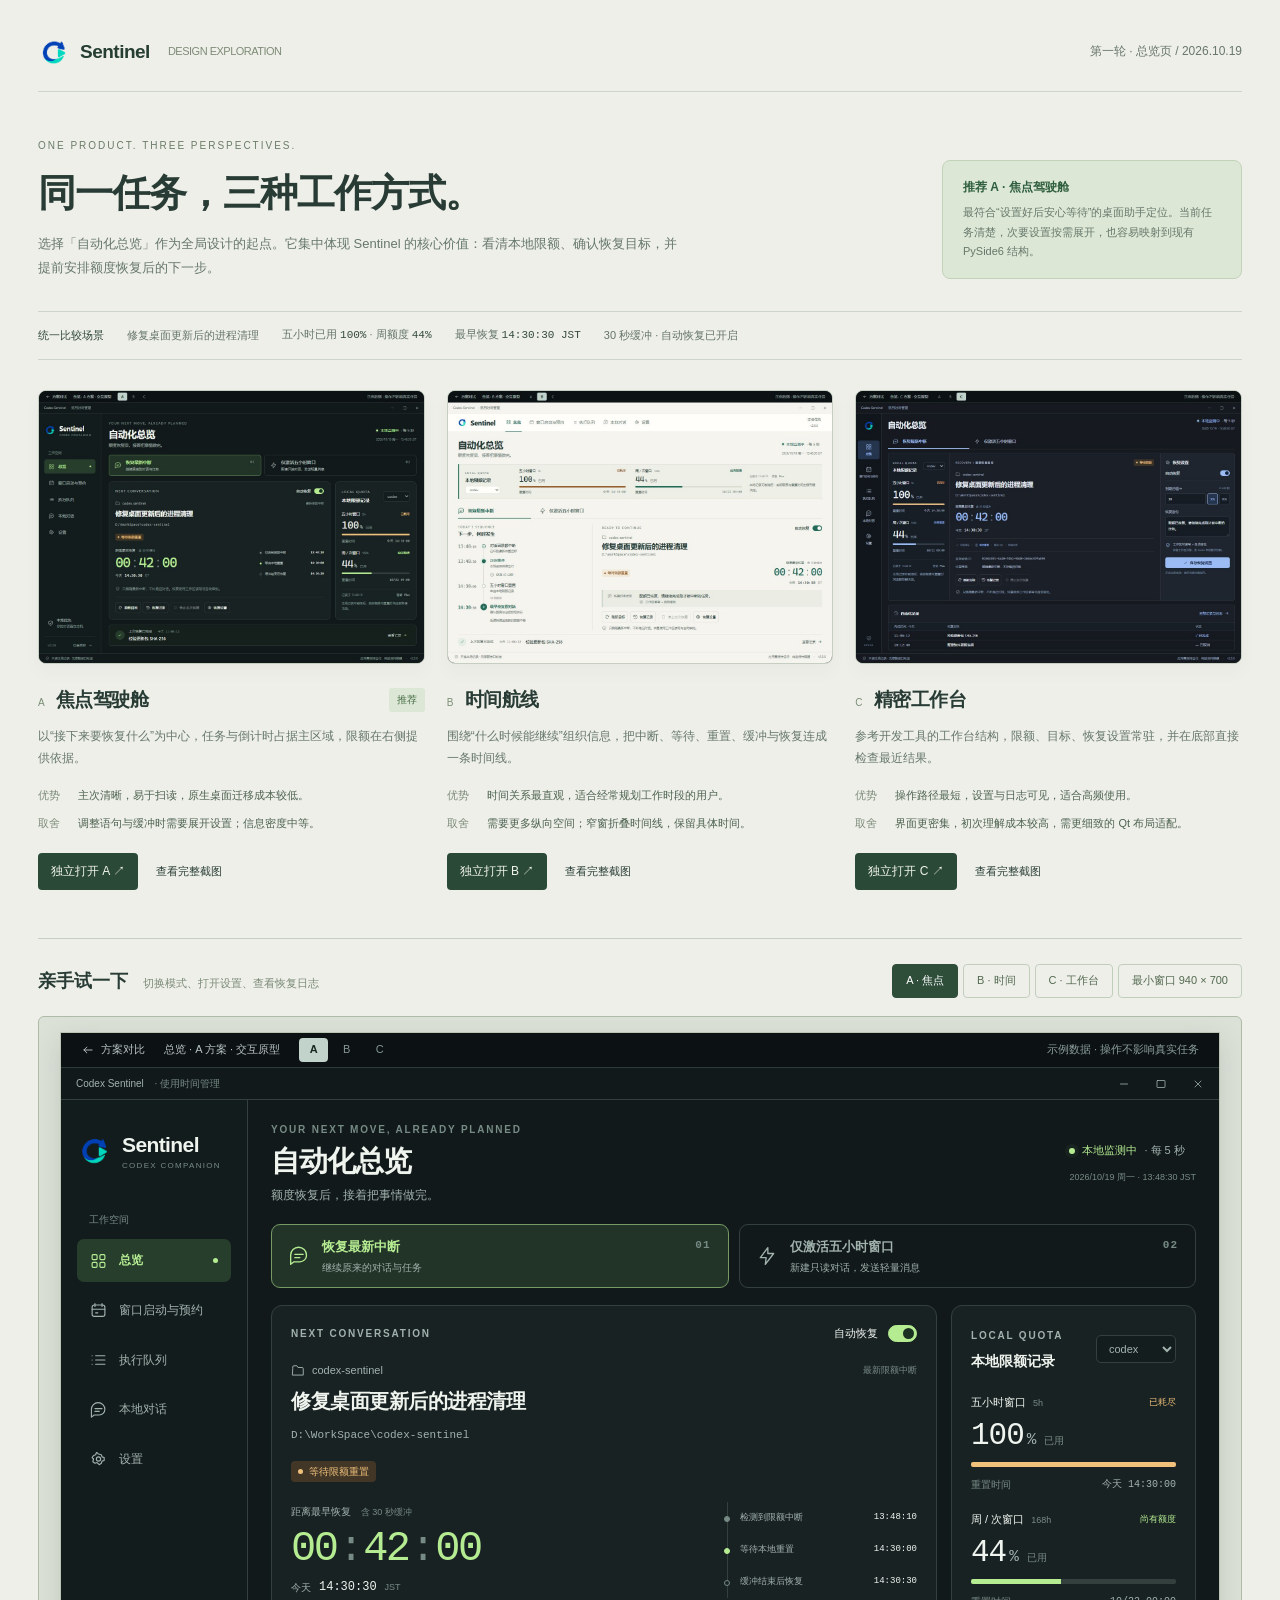
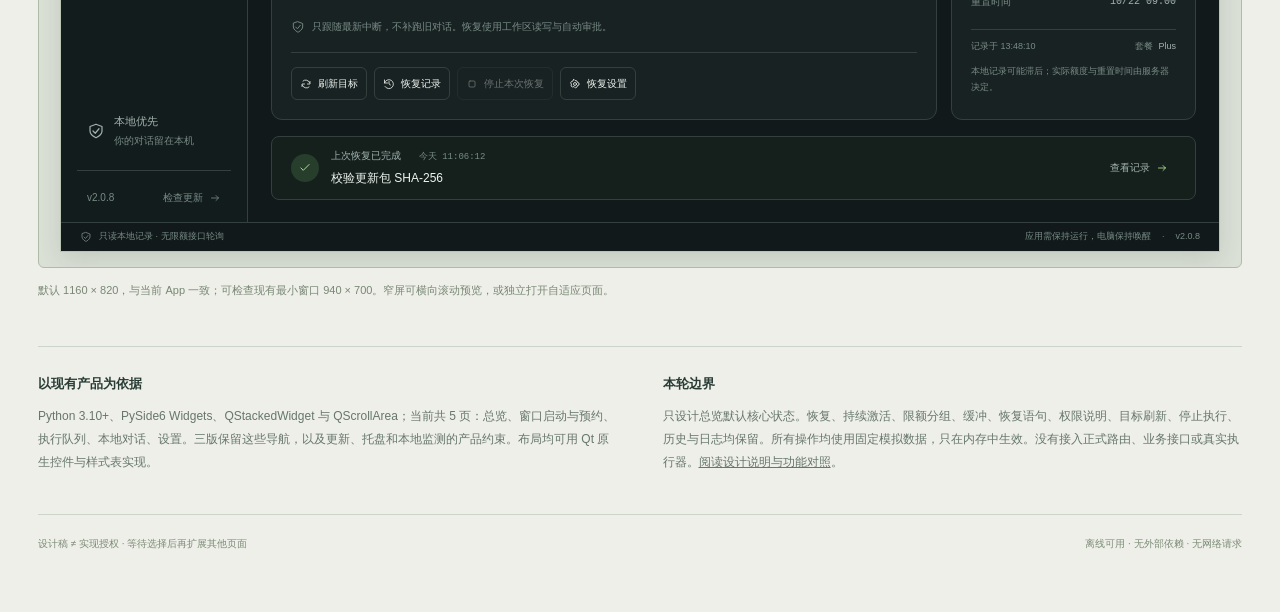
<file: designs/round-01/index.html>
<!doctype html>
<html lang="zh-CN">
<head>
<meta charset="UTF-8"><meta name="viewport" content="width=device-width,initial-scale=1">
<title>Sentinel · 第一轮设计提案</title>
<style>
*{box-sizing:border-box}body{margin:0;background:#eeefe9;color:#283c35;font:14px/1.8 "Segoe UI","Microsoft YaHei",sans-serif}a{color:inherit;text-decoration:none}button{font:inherit;cursor:pointer}.wrap{max-width:1500px;margin:auto;padding:35px 38px 60px}.top{display:flex;align-items:center;justify-content:space-between;border-bottom:1px solid #cdd4c9;padding-bottom:22px;font-size:12px;color:#68776b}.logo{display:flex;align-items:center;gap:10px;font-size:19px;font-weight:600;letter-spacing:-.5px;color:#263e32}.logo img{width:32px}.intro{padding:45px 0 32px;display:flex;justify-content:space-between;align-items:end;gap:30px}.eyebrow{font-size:10px;letter-spacing:2px;color:#6b7c68}h1{font-size:38px;font-weight:600;letter-spacing:-1px;line-height:1.4;margin:12px 0}p{margin:0;color:#66776b}.intro p{font-size:13px;max-width:650px}.recommend{background:#dce7d5;border:1px solid #c3d3b9;border-radius:8px;max-width:300px;padding:16px 20px;font-size:12px;flex-shrink:0}.recommend strong{display:block;color:#2e5e3d;margin-bottom:4px}.recommend p{font-size:11px}.fixture{display:flex;gap:23px;align-items:center;flex-wrap:wrap;border-top:1px solid #cdd4c9;border-bottom:1px solid #cdd4c9;padding:13px 0;font-size:11px;color:#657568}.fixture strong{color:#344b3c;font-weight:500}.fixture b{font-family:Consolas,monospace;color:#354a3e;font-weight:500}.grid{display:grid;grid-template-columns:repeat(3,minmax(0,1fr));gap:22px;margin-top:30px}.proposal{min-width:0}.proposal>a{display:block;position:relative;background:#dce1d9;border-radius:8px;border:1px solid #c6cec1;overflow:hidden;line-height:0;box-shadow:0 8px 18px #3a4e2c08}.proposal>a:hover{outline:2px solid #7a9272;outline-offset:3px}.proposal img{width:100%;aspect-ratio:1160/820;object-fit:contain;background:#1a2222}.caption{display:flex;align-items:center;justify-content:space-between;margin:19px 0 9px}.caption h2{font-size:19px;letter-spacing:-.5px;margin:0;font-weight:600}.caption i{font-size:10px;font-style:normal;color:#456d45;background:#dce7d5;padding:3px 8px;border-radius:3px}.caption small{font-size:10px;color:#7a8d75;font-weight:400;margin-right:7px}.proposal p{font-size:12px;min-height:45px}.facts{display:grid;grid-template-columns:32px 1fr;gap:8px;margin:15px 0 19px;font-size:11px}.facts dt{color:#7d8b79}.facts dd{margin:0;color:#4d624f}.links{display:flex;align-items:center;gap:18px;font-size:11px}.primary{padding:8px 13px;background:#2b4937;color:#f1f4eb;border-radius:4px;font-size:12px}.preview-section{margin-top:48px;padding-top:25px;border-top:1px solid #c5cec0}.toolbar{display:flex;justify-content:space-between;align-items:center;gap:20px;margin-bottom:18px}.toolbar h2{font-size:18px;font-weight:600;margin:0}.toolbar h2 small{font-size:11px;color:#7b8a77;font-weight:400;margin-left:10px}.tabs{display:flex;gap:5px}.tabs button{border:1px solid #c2cebc;background:transparent;border-radius:4px;padding:6px 13px;font-size:11px;color:#536950}.tabs button.active{background:#2e4e3a;color:white;border-color:#2e4e3a}.frame-scroll{overflow:auto;border:1px solid #adbba7;background:#dce1d8;border-radius:6px;padding:15px;display:flex;justify-content:center}iframe{width:1160px;height:820px;max-width:none;flex-shrink:0;border:1px solid #bac4b4;box-shadow:0 8px 25px #20351b22;background:#162020;display:block}.frame-scroll.compact iframe{width:940px;height:700px}.frame-scroll.compact{justify-content:center}.note{font-size:11px;color:#788774;margin-top:13px}.details{display:grid;grid-template-columns:1fr 1fr;gap:45px;margin-top:45px;border-top:1px solid #cdd4c9;padding-top:25px}.details h3{font-size:13px;margin:0 0 10px}.details p{font-size:12px;line-height:1.9}.details a{text-decoration:underline}.foot{display:flex;justify-content:space-between;margin-top:40px;padding-top:20px;border-top:1px solid #cdd4c9;font-size:10px;color:#7c8c76}@media(max-width:1250px){.wrap{padding:25px}.grid{gap:20px}.intro h1{font-size:32px}.frame-scroll{justify-content:flex-start}}@media(max-width:850px){.intro{display:block;padding:30px 0}.recommend{margin-top:20px;max-width:none}.grid{grid-template-columns:1fr}.proposal{display:grid;grid-template-columns:1fr 1fr;gap:0 22px}.proposal>a{grid-row:1/5}.proposal p{min-height:0}.caption{margin-top:0}.facts{margin:10px 0}.links{align-self:end}.toolbar{align-items:flex-start;flex-wrap:wrap}.toolbar h2 small{display:block;margin:3px 0 0}.details{gap:25px}}@media(max-width:560px){.wrap{padding:20px 17px}.top>span{font-size:9px}.intro h1{font-size:27px}.fixture{gap:7px 17px}.grid{gap:32px}.proposal{display:block}.caption{margin-top:15px}.proposal p{margin-top:10px}.facts{margin:13px 0}.details{grid-template-columns:1fr;gap:25px}.foot{display:block}.toolbar .tabs{flex-wrap:wrap}.tabs button{padding:5px 10px}.frame-scroll{padding:8px}}
</style>
</head>
<body><div class="wrap">
<header class="top"><div class="logo"><img src="assets/logo.png" alt=""> Sentinel <span style="font-size:11px;font-weight:400;color:#7e8c77;margin-left:8px">DESIGN EXPLORATION</span></div><span>第一轮 · 总览页 / 2026.10.19</span></header>
<section class="intro"><div><div class="eyebrow">ONE PRODUCT. THREE PERSPECTIVES.</div><h1>同一任务，三种工作方式。</h1><p>选择「自动化总览」作为全局设计的起点。它集中体现 Sentinel 的核心价值：看清本地限额、确认恢复目标，并提前安排额度恢复后的下一步。</p></div><aside class="recommend"><strong>推荐 A · 焦点驾驶舱</strong><p>最符合“设置好后安心等待”的桌面助手定位。当前任务清楚，次要设置按需展开，也容易映射到现有 PySide6 结构。</p></aside></section>
<div class="fixture"><strong>统一比较场景</strong><span>修复桌面更新后的进程清理</span><span>五小时已用 <b>100%</b> · 周额度 <b>44%</b></span><span>最早恢复 <b>14:30:30 JST</b></span><span>30 秒缓冲 · 自动恢复已开启</span></div>
<section class="grid">
<article class="proposal"><a href="a.html" aria-label="打开 A 焦点驾驶舱"><img src="screenshots/a.jpg" alt="A 方案：深色侧栏，恢复任务主面板与限额侧面板"></a><div class="caption"><h2><small>A</small> 焦点驾驶舱</h2><i>推荐</i></div><p>以“接下来要恢复什么”为中心，任务与倒计时占据主区域，限额在右侧提供依据。</p><dl class="facts"><dt>优势</dt><dd>主次清晰，易于扫读，原生桌面迁移成本较低。</dd><dt>取舍</dt><dd>调整语句与缓冲时需要展开设置；信息密度中等。</dd></dl><div class="links"><a class="primary" href="a.html" target="_blank">独立打开 A ↗</a><a href="screenshots/a.jpg" target="_blank">查看完整截图</a></div></article>
<article class="proposal"><a href="b.html" aria-label="打开 B 时间航线"><img src="screenshots/b.jpg" alt="B 方案：浅色顶部导航，横向限额摘要与纵向时间流程"></a><div class="caption"><h2><small>B</small> 时间航线</h2></div><p>围绕“什么时候能继续”组织信息，把中断、等待、重置、缓冲与恢复连成一条时间线。</p><dl class="facts"><dt>优势</dt><dd>时间关系最直观，适合经常规划工作时段的用户。</dd><dt>取舍</dt><dd>需要更多纵向空间；窄窗折叠时间线，保留具体时间。</dd></dl><div class="links"><a class="primary" href="b.html" target="_blank">独立打开 B ↗</a><a href="screenshots/b.jpg" target="_blank">查看完整截图</a></div></article>
<article class="proposal"><a href="c.html" aria-label="打开 C 精密工作台"><img src="screenshots/c.jpg" alt="C 方案：紧凑导航轨道，限额、恢复目标、设置三栏并排"></a><div class="caption"><h2><small>C</small> 精密工作台</h2></div><p>参考开发工具的工作台结构，限额、目标、恢复设置常驻，并在底部直接检查最近结果。</p><dl class="facts"><dt>优势</dt><dd>操作路径最短，设置与日志可见，适合高频使用。</dd><dt>取舍</dt><dd>界面更密集，初次理解成本较高，需更细致的 Qt 布局适配。</dd></dl><div class="links"><a class="primary" href="c.html" target="_blank">独立打开 C ↗</a><a href="screenshots/c.jpg" target="_blank">查看完整截图</a></div></article>
</section>
<section class="preview-section"><div class="toolbar"><h2>亲手试一下 <small>切换模式、打开设置、查看恢复日志</small></h2><div class="tabs" aria-label="预览方案"><button class="active" data-design="a">A · 焦点</button><button data-design="b">B · 时间</button><button data-design="c">C · 工作台</button><button id="size">最小窗口 940 × 700</button></div></div><div class="frame-scroll" id="stage"><iframe title="Sentinel 交互原型" id="preview" src="a.html"></iframe></div><p class="note">默认 1160 × 820，与当前 App 一致；可检查现有最小窗口 940 × 700。窄屏可横向滚动预览，或独立打开自适应页面。</p></section>
<section class="details"><div><h3>以现有产品为依据</h3><p>Python 3.10+、PySide6 Widgets、QStackedWidget 与 QScrollArea；当前共 5 页：总览、窗口启动与预约、执行队列、本地对话、设置。三版保留这些导航，以及更新、托盘和本地监测的产品约束。布局均可用 Qt 原生控件与样式表实现。</p></div><div><h3>本轮边界</h3><p>只设计总览默认核心状态。恢复、持续激活、限额分组、缓冲、恢复语句、权限说明、目标刷新、停止执行、历史与日志均保留。所有操作均使用固定模拟数据，只在内存中生效。没有接入正式路由、业务接口或真实执行器。<a href="DESIGN-NOTES.md">阅读设计说明与功能对照</a>。</p></div></section>
<footer class="foot"><span>设计稿 ≠ 实现授权 · 等待选择后再扩展其他页面</span><span>离线可用 · 无外部依赖 · 无网络请求</span></footer>
</div><script>
document.querySelectorAll('[data-design]').forEach(button=>button.onclick=()=>{document.querySelectorAll('[data-design]').forEach(b=>b.classList.toggle('active',b===button));document.getElementById('preview').src=button.dataset.design+'.html';});
document.getElementById('size').onclick=function(){const compact=document.getElementById('stage').classList.toggle('compact');this.classList.toggle('active',compact);this.textContent=compact?'恢复 1160 × 820':'最小窗口 940 × 700';};
</script></body></html>
</file>
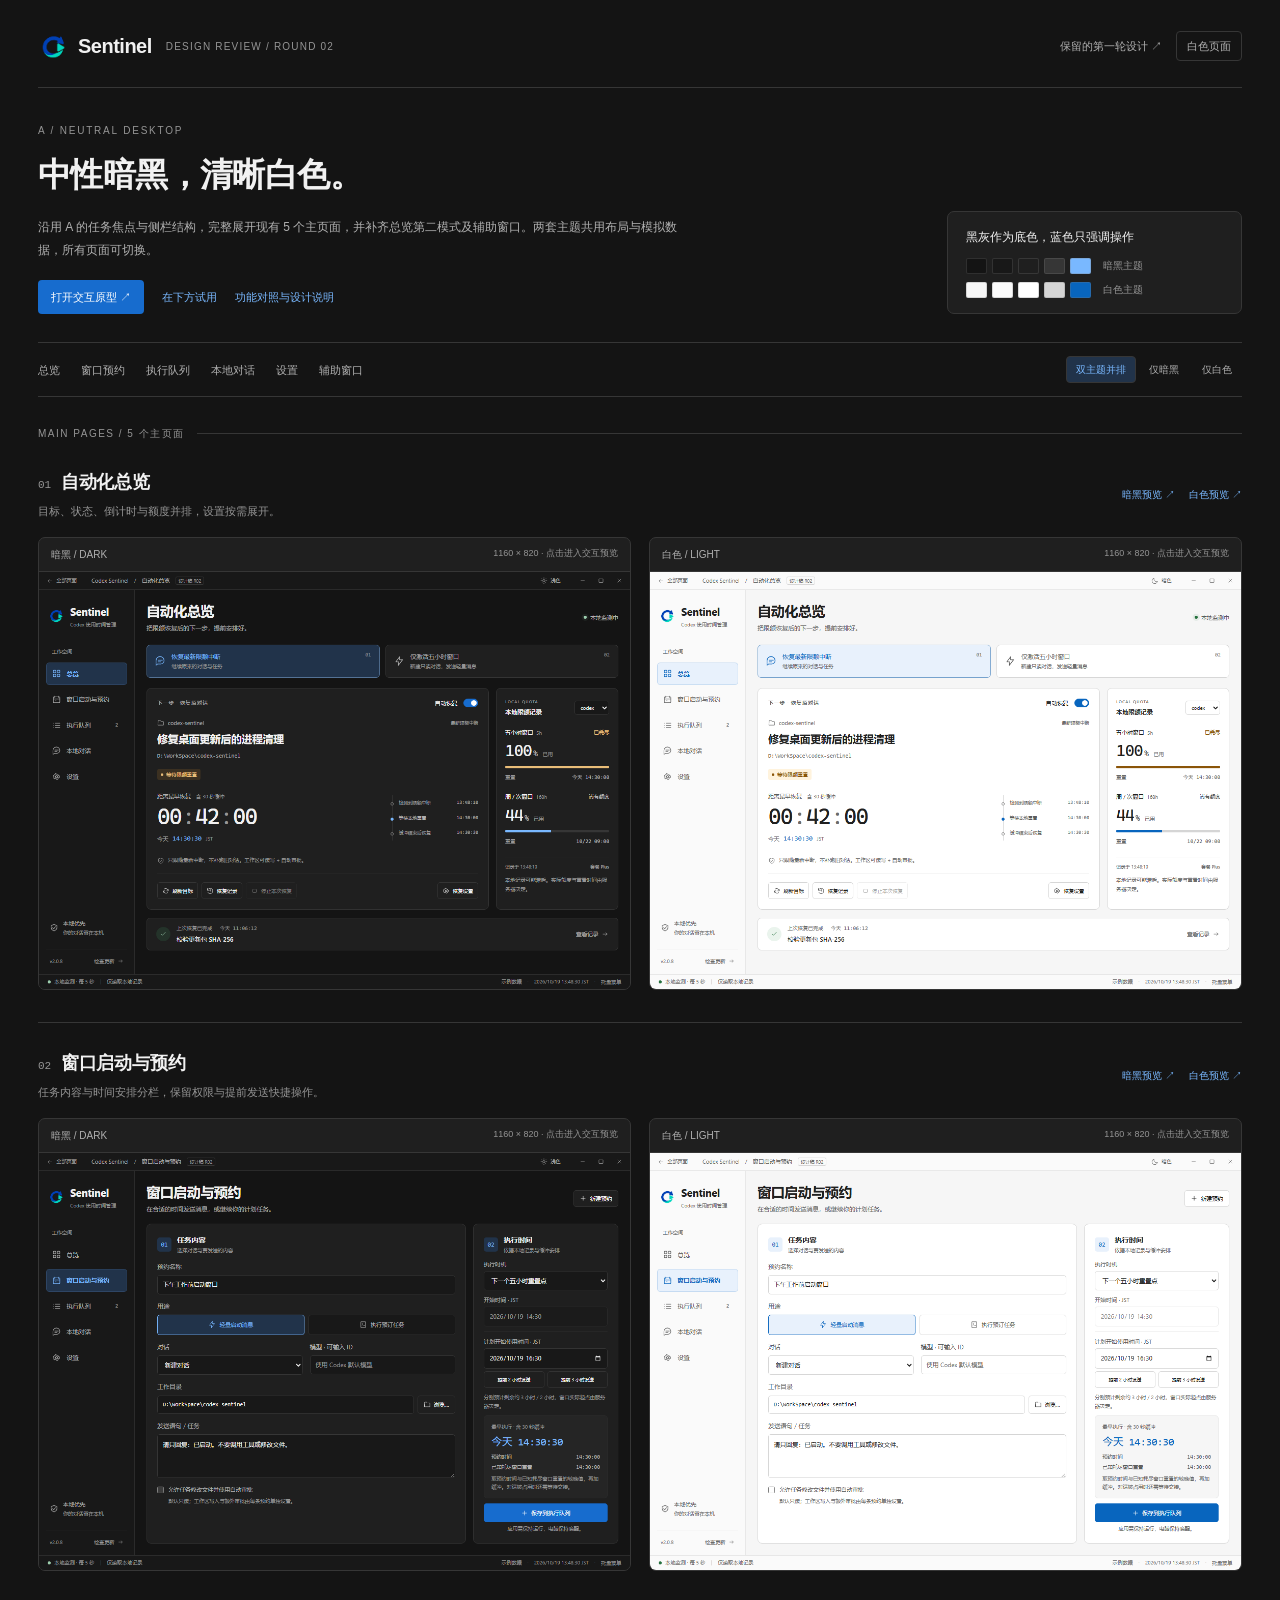
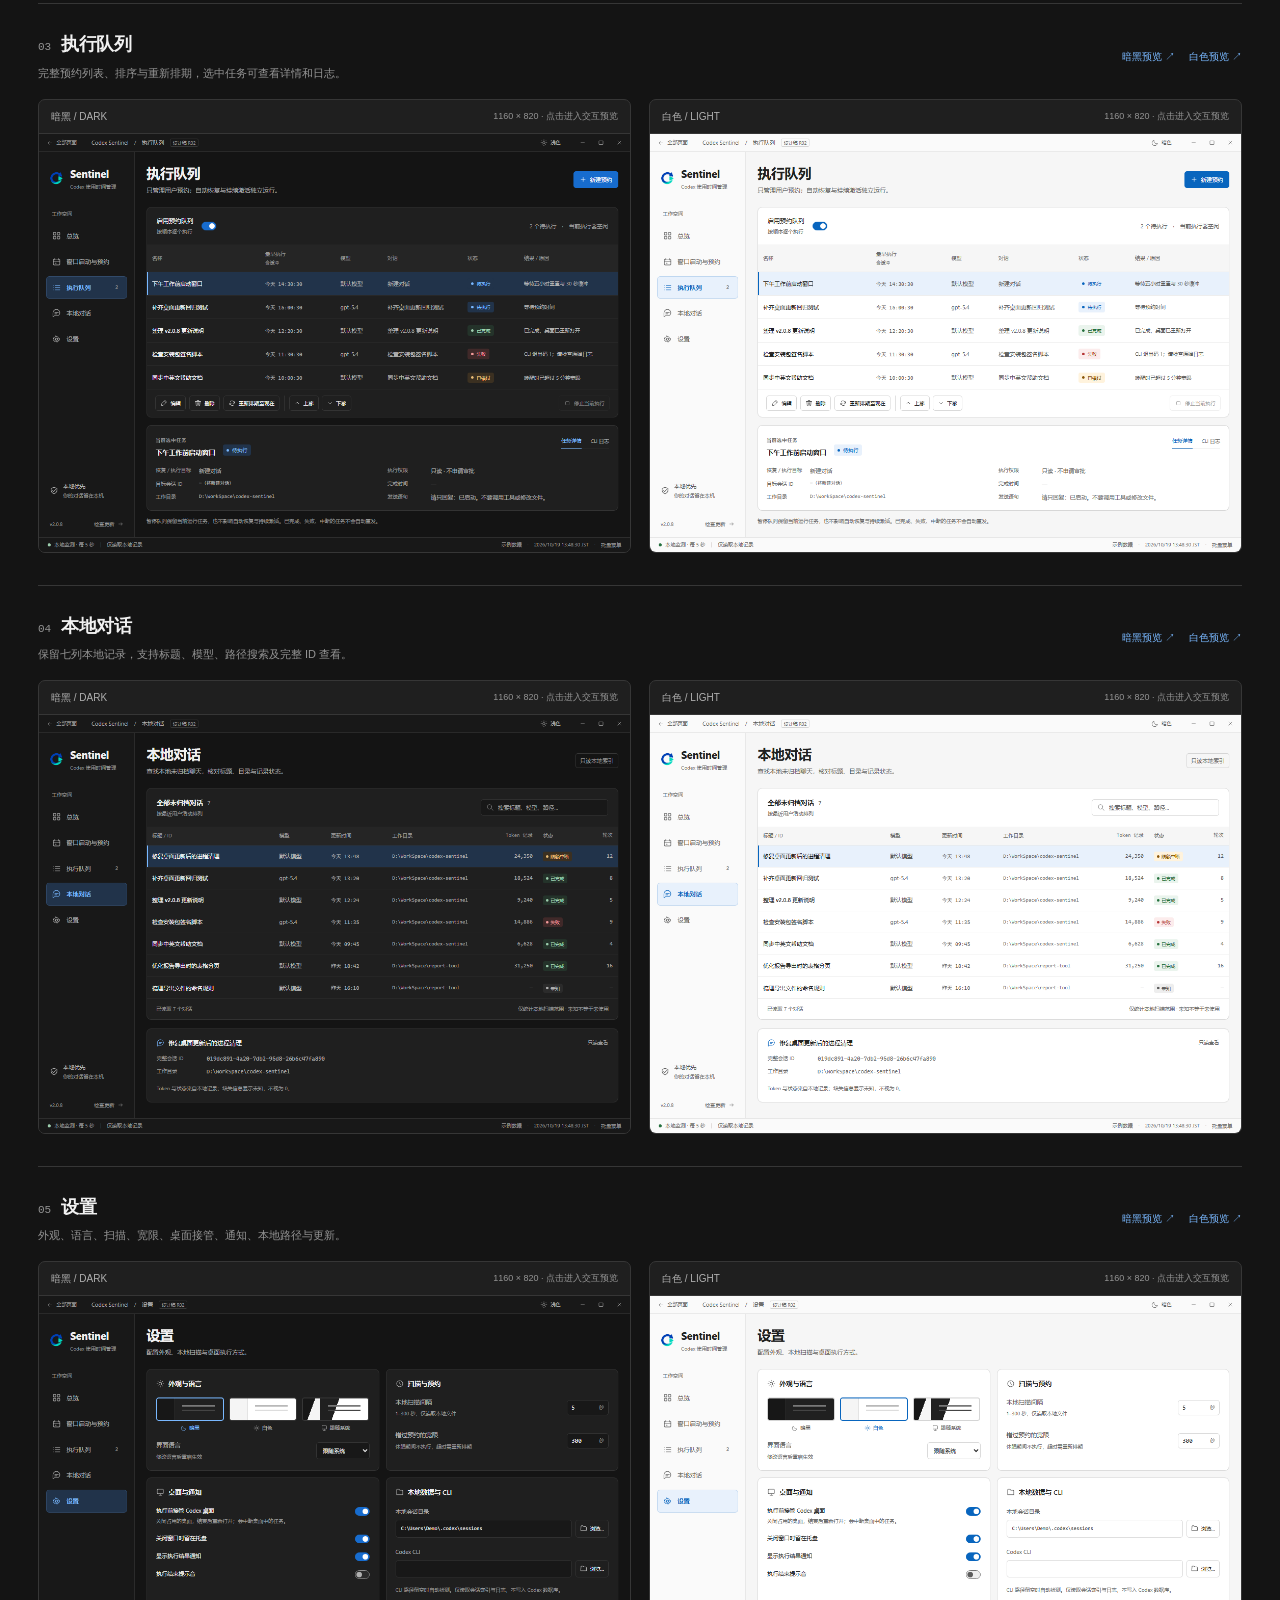
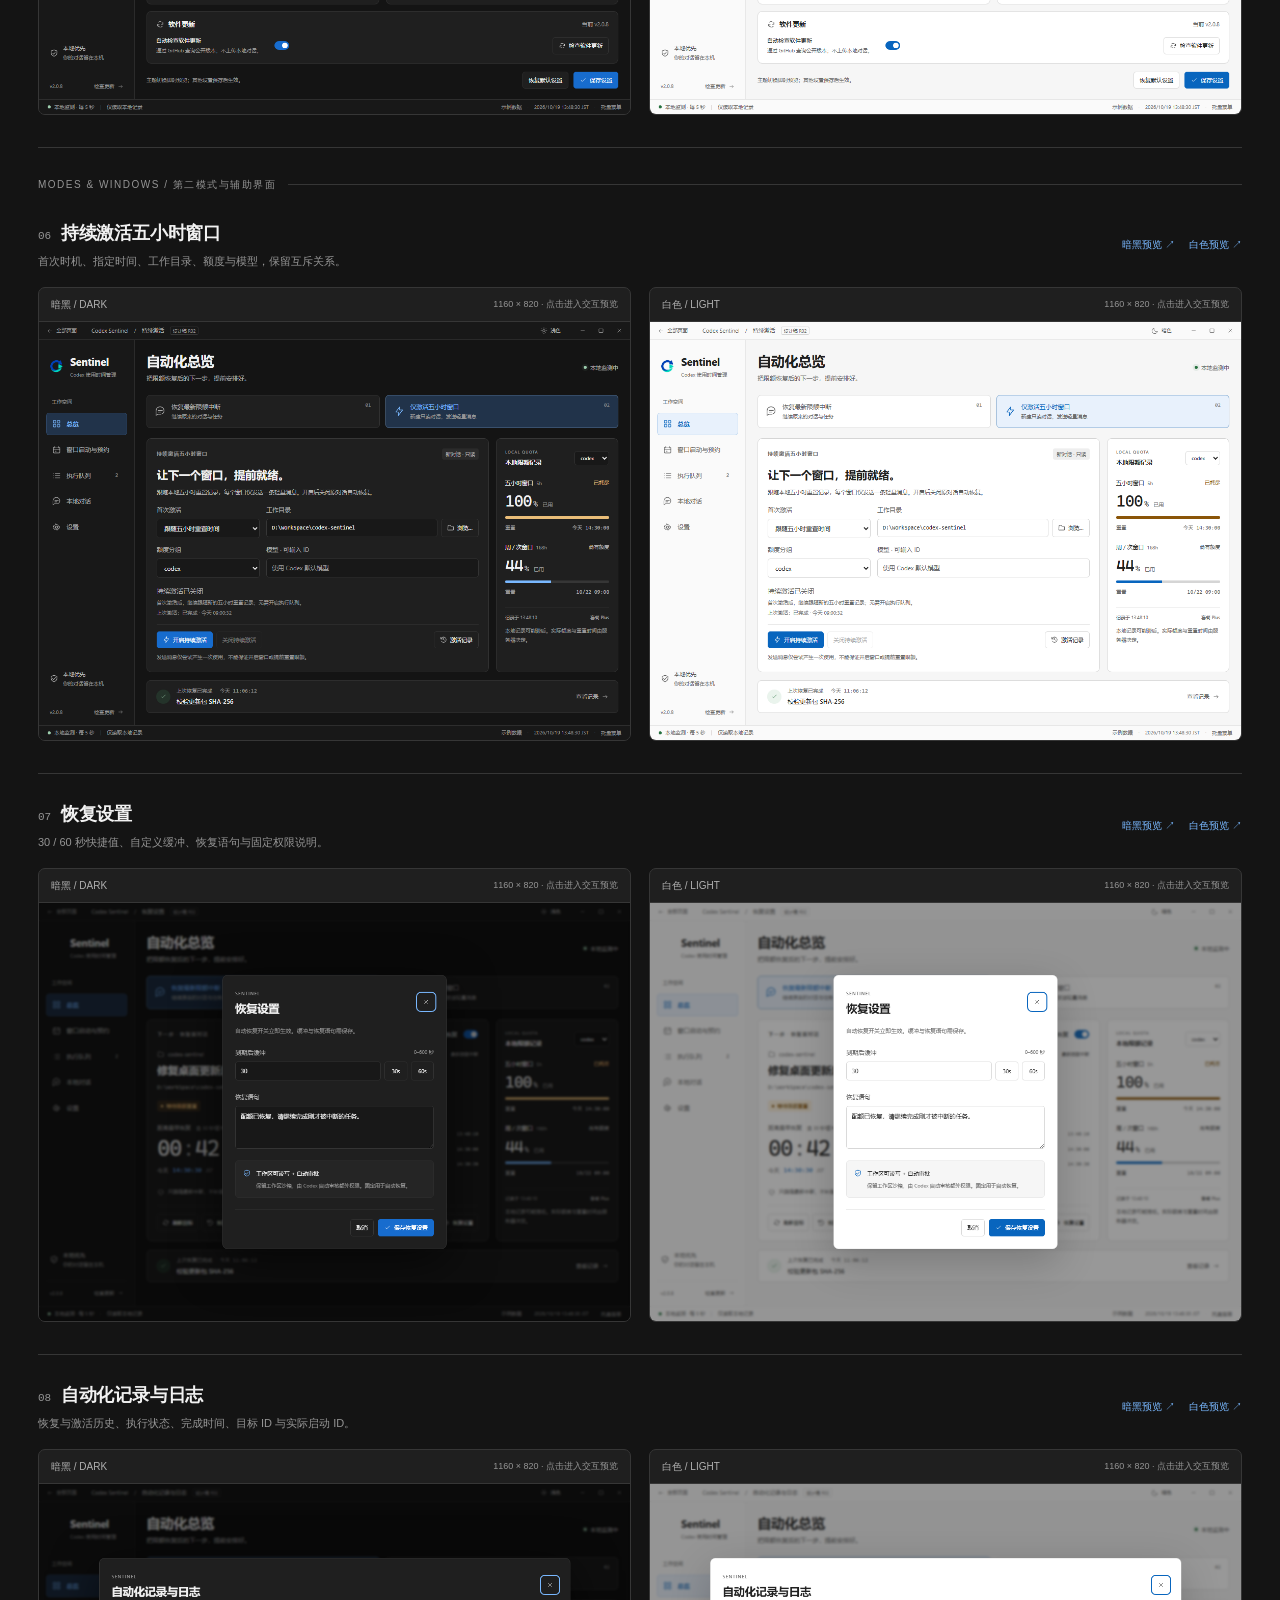
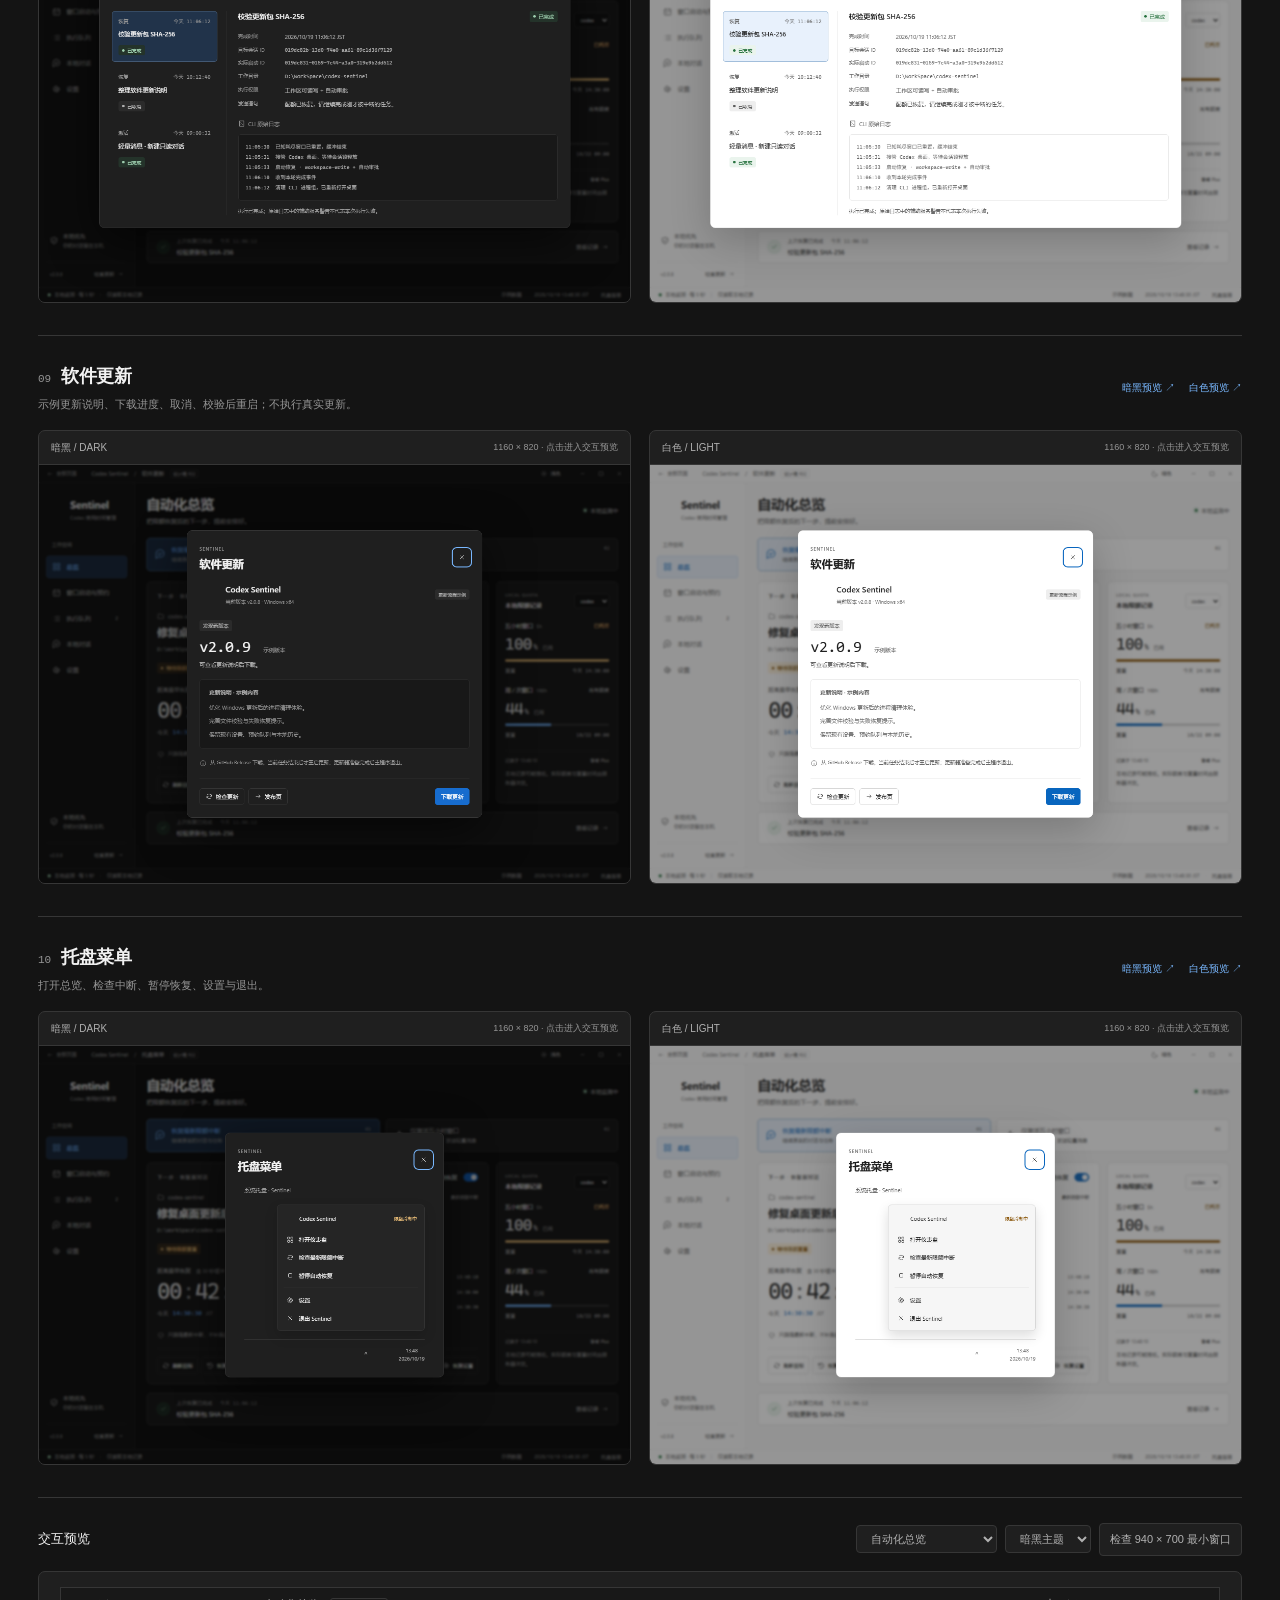
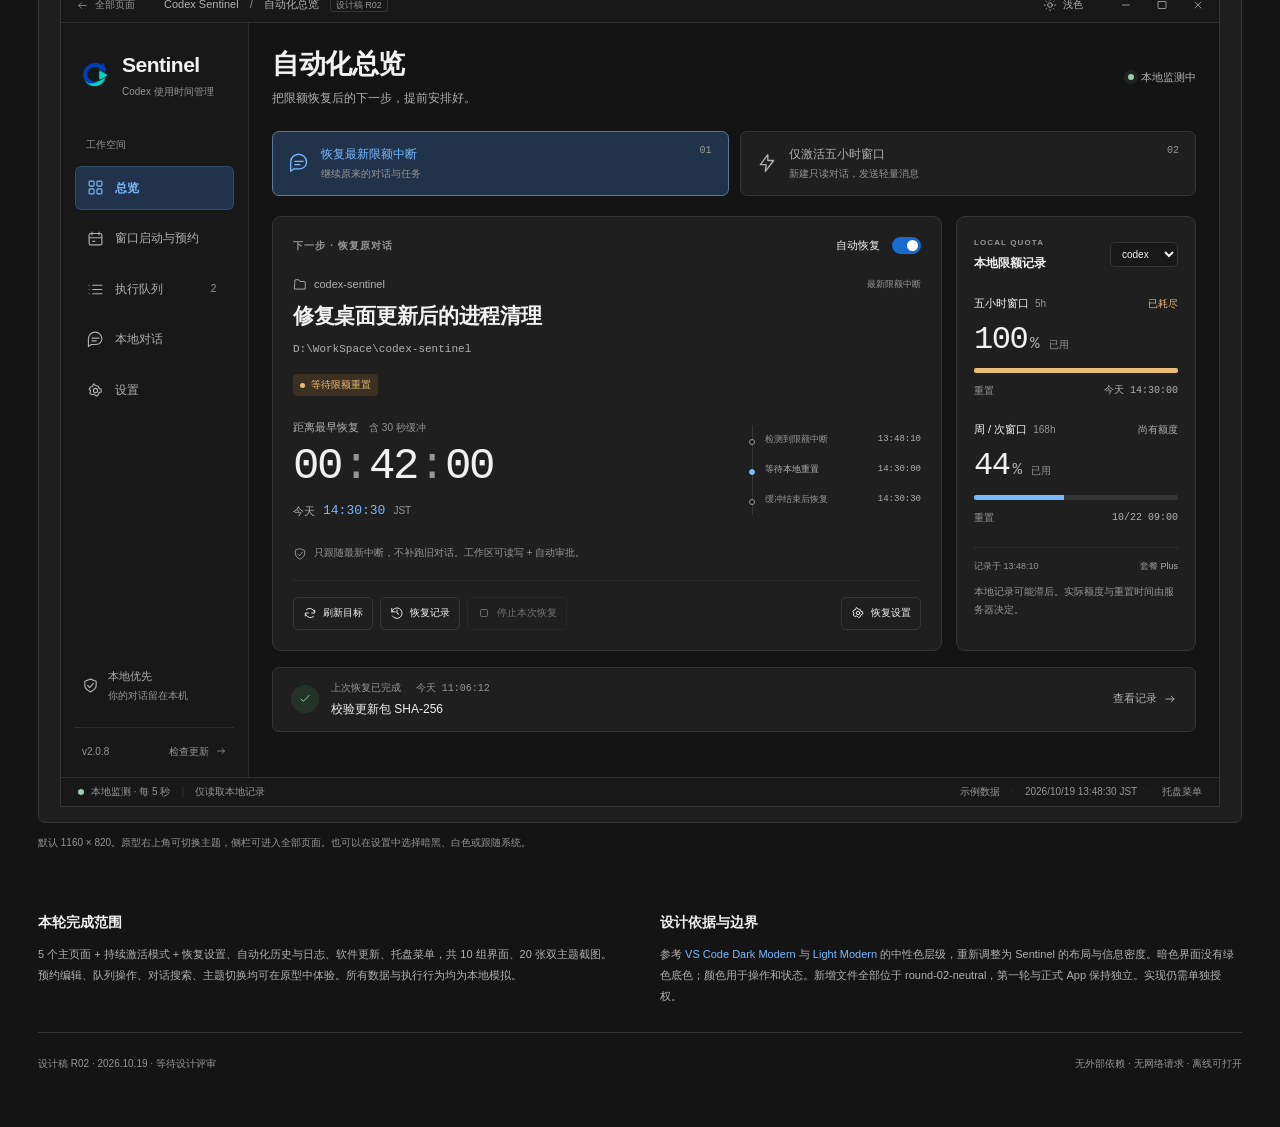
<file: designs/round-02-neutral/index.html>
<!doctype html>
<html lang="zh-CN" data-theme="dark"><head><meta charset="UTF-8"><meta name="viewport" content="width=device-width,initial-scale=1"><title>Sentinel · A 方案全页面 / R02</title>
<style>
:root{color-scheme:dark;--bg:#141414;--panel:#1f1f1f;--text:#f1f1f1;--muted:#b1b1b1;--dim:#959595;--border:#363636;--accent:#79b8ff;--selected:#21334a}:root[data-theme=light]{color-scheme:light;--bg:#f6f6f6;--panel:#fff;--text:#202020;--muted:#595959;--dim:#666;--border:#d5d5d5;--accent:#0865be;--selected:#e8f1fc}*{box-sizing:border-box}html{scroll-behavior:smooth;scroll-padding-top:85px}body{margin:0;background:var(--bg);color:var(--text);font:13px/1.7 "Segoe UI","Microsoft YaHei",sans-serif}a{color:inherit;text-decoration:none}button{font:inherit;cursor:pointer;color:inherit}h1,h2,p{margin:0}.wrap{max-width:1480px;margin:auto;padding:29px 38px 55px}.top{display:flex;align-items:center;gap:14px;padding-bottom:24px;border-bottom:1px solid var(--border)}.brand{display:flex;align-items:center;gap:9px;font-size:20px;font-weight:650;letter-spacing:-.5px}.brand img{width:31px;height:31px}.top>.label{font-size:10px;color:var(--dim);letter-spacing:1.2px}.top>a{margin-left:auto;font-size:11px;color:var(--muted)}.top button{font-size:11px;background:transparent;border:1px solid var(--border);border-radius:4px;padding:5px 10px;color:var(--muted)}.intro{display:flex;justify-content:space-between;gap:30px;align-items:end;padding:34px 0 28px}.eyebrow{font-size:10px;letter-spacing:1.8px;color:var(--dim)}h1{font-size:33px;letter-spacing:-.6px;font-weight:600;margin:8px 0 13px}.intro p{font-size:12px;max-width:660px;line-height:1.9;color:var(--muted)}.intro aside{border:1px solid var(--border);border-radius:7px;padding:15px 18px;flex-shrink:0;min-width:295px;background:var(--panel);font-size:11px;color:var(--muted)}.intro aside>strong{display:block;font-size:12px;color:var(--text);font-weight:500;margin-bottom:10px}.palette{display:flex;align-items:center;gap:5px;margin-top:7px;font-size:10px}.palette>span{width:21px;height:16px;border-radius:2px;border:1px solid #7774}.palette>b{font-weight:400;margin-left:7px;color:var(--dim)}.launch{display:flex;align-items:center;gap:18px;margin-top:18px;font-size:11px}.launch .primary{background:#176cce;color:white;border-radius:4px;padding:8px 13px}.launch>a:not(.primary){color:var(--accent)}.toolbar{position:sticky;top:0;z-index:3;display:flex;align-items:center;justify-content:space-between;gap:20px;background:var(--bg);border-top:1px solid var(--border);border-bottom:1px solid var(--border);padding:13px 0;margin-bottom:6px}.toolbar nav{display:flex;gap:21px;align-items:center;font-size:11px;color:var(--muted)}.toolbar nav a:hover{color:var(--accent)}.view-switch{display:flex;gap:3px;flex-shrink:0}.view-switch button{border:1px solid transparent;border-radius:4px;background:transparent;color:var(--muted);font-size:10px;padding:4px 9px}.view-switch button.active{background:var(--selected);color:var(--accent);border-color:var(--border)}.section-label{margin-top:28px;color:var(--dim);font-size:10px;letter-spacing:1.5px;display:flex;align-items:center;gap:12px}.section-label:after{content:"";height:1px;flex:1;background:var(--border)}.page-row{padding:25px 0 32px;border-bottom:1px solid var(--border);scroll-margin-top:65px}.row-heading{display:flex;justify-content:space-between;align-items:center;gap:18px;margin-bottom:16px}.row-heading h2{font-size:18px;letter-spacing:-.2px;font-weight:600}.row-heading h2>small{font:11px Consolas,monospace;color:var(--dim);margin-right:10px}.row-heading p{font-size:11px;color:var(--dim);margin-top:4px}.row-heading>div:last-child{display:flex;gap:14px;flex-shrink:0;font-size:10px;color:var(--accent)}.shots{display:grid;grid-template-columns:1fr 1fr;gap:18px}.shot{display:block;min-width:0;line-height:0;border:1px solid var(--border);border-radius:7px;overflow:hidden;background:var(--panel)}.shot:hover{outline:2px solid var(--accent);outline-offset:3px}.shot>span{display:flex;justify-content:space-between;align-items:center;padding:9px 12px;border-bottom:1px solid var(--border);font-size:10px;color:var(--muted);line-height:1.5}.shot>span>em{font-style:normal;font-size:9px;color:var(--dim)}.shot img{width:100%;height:auto;display:block;aspect-ratio:1160/820;object-fit:contain;background:var(--panel)}body[data-view=dark] .shot.light,body[data-view=light] .shot.dark{display:none}body[data-view=dark] .shots,body[data-view=light] .shots{grid-template-columns:1fr}.info-grid{display:grid;grid-template-columns:1fr 1fr;gap:40px;padding:30px 0 25px}.info-grid h2{font-size:14px;font-weight:600;margin-bottom:10px}.info-grid p{font-size:11px;color:var(--muted);line-height:1.9}.info-grid a{color:var(--accent)}.footer{display:flex;justify-content:space-between;gap:20px;padding-top:22px;border-top:1px solid var(--border);font-size:10px;color:var(--dim)}.quick-preview{padding:25px 0 30px;scroll-margin-top:65px}.preview-toolbar{display:flex;align-items:center;gap:8px;flex-wrap:wrap;margin-bottom:15px}.preview-toolbar>strong{font-size:13px;font-weight:500;margin-right:auto}.preview-toolbar select,.preview-toolbar button{border:1px solid var(--border);border-radius:4px;background:var(--panel);color:var(--muted);font-size:11px;padding:6px 10px}.frame-stage{overflow:auto;padding:15px;border:1px solid var(--border);border-radius:7px;background:var(--panel)}.frame-stage iframe{display:block;width:1160px;height:820px;border:1px solid var(--border);margin:0 auto;background:var(--bg)}.frame-stage.compact iframe{width:940px;height:700px}.frame-note{font-size:10px;color:var(--dim);margin-top:11px}.board-mode .wrap{padding:20px 25px}.board-mode .top,.board-mode .intro,.board-mode .toolbar,.board-mode .section-label,.board-mode .quick-preview,.board-mode .info-grid,.board-mode .footer,.board-mode #auxiliary{display:none}.board-mode #main-pages{display:block}.board-mode .page-row{padding:13px 0 20px}.board-mode .row-heading{margin-bottom:10px}.board-mode .row-heading p{font-size:10px}.board-mode .row-heading>div:last-child{display:none}.board-mode .row-heading h2{font-size:16px}.board-mode .shot>span{padding:5px 10px}.board-mode .shots{gap:15px}.board-mode .shot{border-radius:4px}.board-mode .board-title{display:block;font-size:23px;margin-bottom:10px;font-weight:600}.board-title{display:none}@media(max-width:1000px){.wrap{padding:25px}.intro{gap:25px}.intro aside{min-width:250px}.intro h1{font-size:28px}.toolbar nav{gap:15px}.shots{gap:13px}.row-heading h2{font-size:17px}}@media(max-width:750px){.intro{display:block}.intro aside{margin-top:20px;max-width:none}.toolbar{align-items:flex-start;gap:14px;flex-wrap:wrap}.toolbar nav{flex-wrap:wrap;gap:10px 18px}.view-switch{margin-left:auto}.shots{grid-template-columns:1fr}.row-heading{align-items:flex-start}.row-heading p{max-width:400px}.row-heading>div:last-child{flex-direction:column;gap:5px}.info-grid{grid-template-columns:1fr;gap:25px}.footer{flex-wrap:wrap}.top>.label{font-size:8px}.top>a{font-size:10px}.board-mode .shots{grid-template-columns:1fr 1fr}}@media(max-width:480px){.wrap{padding:20px 16px}.top{gap:10px}.top>.label{display:none}.intro h1{font-size:26px}.intro p{font-size:11px}.row-heading{display:block}.row-heading>div:last-child{flex-direction:row;margin-top:9px;font-size:10px}.row-heading h2{font-size:18px}.row-heading p{font-size:10px}.toolbar{padding:11px 0}.toolbar nav{font-size:10px;gap:8px 15px}.view-switch button{font-size:9px}.shot>span{font-size:10px}.shot>span>em{font-size:8px}.page-row{padding-top:22px}.launch{gap:13px}.launch .primary{padding:7px 10px;font-size:10px}.footer{font-size:9px}.top button{font-size:10px}.frame-stage{padding:8px}}
</style></head><body data-view="both"><div class="wrap"><div class="board-title">Sentinel · A 方案全页面 / 暗黑与白色</div><header class="top"><div class="brand"><img src="assets/logo.png" alt="">Sentinel</div><span class="label">DESIGN REVIEW / ROUND 02</span><a href="../round-01/index.html">保留的第一轮设计 ↗</a><button id="gallery-theme">白色页面</button></header><section class="intro"><div><div class="eyebrow">A / NEUTRAL DESKTOP</div><h1>中性暗黑，清晰白色。</h1><p>沿用 A 的任务焦点与侧栏结构，完整展开现有 5 个主页面，并补齐总览第二模式及辅助窗口。两套主题共用布局与模拟数据，所有页面可切换。</p><div class="launch"><a class="primary" href="app.html?page=overview&theme=dark" target="_blank">打开交互原型 ↗</a><a href="#live-preview">在下方试用</a><a href="DESIGN-NOTES.md">功能对照与设计说明</a></div></div><aside><strong>黑灰作为底色，蓝色只强调操作</strong><div class="palette"><span style="background:#141414"></span><span style="background:#181818"></span><span style="background:#1f1f1f"></span><span style="background:#363636"></span><span style="background:#79b8ff"></span><b>暗黑主题</b></div><div class="palette"><span style="background:#f6f6f6"></span><span style="background:#fafafa"></span><span style="background:#fff"></span><span style="background:#d5d5d5"></span><span style="background:#0865be"></span><b>白色主题</b></div></aside></section><div class="toolbar"><nav aria-label="设计页面索引"><a href="#overview">总览</a><a href="#planner">窗口预约</a><a href="#queue">执行队列</a><a href="#conversations">本地对话</a><a href="#settings">设置</a><a href="#auxiliary">辅助窗口</a></nav><div class="view-switch"><button data-view="both" class="active">双主题并排</button><button data-view="dark">仅暗黑</button><button data-view="light">仅白色</button></div></div><div id="main-pages"><div class="section-label">MAIN PAGES / 5 个主页面</div><div id="main-gallery"></div></div><div id="auxiliary"><div class="section-label">MODES & WINDOWS / 第二模式与辅助界面</div><div id="aux-gallery"></div></div><section class="quick-preview" id="live-preview"><div class="preview-toolbar"><strong>交互预览</strong><select aria-label="预览页面" id="preview-page"></select><select aria-label="预览主题" id="preview-theme"><option value="dark">暗黑主题</option><option value="light">白色主题</option></select><button id="preview-size">检查 940 × 700 最小窗口</button></div><div class="frame-stage" id="frame-stage"><iframe id="preview" title="Sentinel 全页面交互原型" src="app.html?page=overview&theme=dark"></iframe></div><p class="frame-note">默认 1160 × 820。原型右上角可切换主题，侧栏可进入全部页面。也可以在设置中选择暗黑、白色或跟随系统。</p></section><section class="info-grid"><div><h2>本轮完成范围</h2><p>5 个主页面 + 持续激活模式 + 恢复设置、自动化历史与日志、软件更新、托盘菜单，共 10 组界面、20 张双主题截图。预约编辑、队列操作、对话搜索、主题切换均可在原型中体验。所有数据与执行行为均为本地模拟。</p></div><div><h2>设计依据与边界</h2><p>参考 <a href="https://github.com/microsoft/vscode/blob/main/extensions/theme-defaults/themes/dark_modern.json">VS Code Dark Modern</a> 与 <a href="https://github.com/microsoft/vscode/blob/main/extensions/theme-defaults/themes/light_modern.json">Light Modern</a> 的中性色层级，重新调整为 Sentinel 的布局与信息密度。暗色界面没有绿色底色；颜色用于操作和状态。新增文件全部位于 round-02-neutral，第一轮与正式 App 保持独立。实现仍需单独授权。</p></div></section><footer class="footer"><span>设计稿 R02 · 2026.10.19 · 等待设计评审</span><span>无外部依赖 · 无网络请求 · 离线可打开</span></footer></div><script>
const entries=[['overview','自动化总览','目标、状态、倒计时与额度并排，设置按需展开。'],['planner','窗口启动与预约','任务内容与时间安排分栏，保留权限与提前发送快捷操作。'],['queue','执行队列','完整预约列表、排序与重新排期，选中任务可查看详情和日志。'],['conversations','本地对话','保留七列本地记录，支持标题、模型、路径搜索及完整 ID 查看。'],['settings','设置','外观、语言、扫描、宽限、桌面接管、通知、本地路径与更新。'],['activation','持续激活五小时窗口','首次时机、指定时间、工作目录、额度与模型，保留互斥关系。'],['recovery-settings','恢复设置','30 / 60 秒快捷值、自定义缓冲、恢复语句与固定权限说明。'],['history','自动化记录与日志','恢复与激活历史、执行状态、完成时间、目标 ID 与实际启动 ID。'],['updates','软件更新','示例更新说明、下载进度、取消、校验后重启；不执行真实更新。'],['tray','托盘菜单','打开总览、检查中断、暂停恢复、设置与退出。']];
function row(entry,i){const [id,title,desc]=entry;return `<article class="page-row" id="${id}"><div class="row-heading"><div><h2><small>${String(i+1).padStart(2,'0')}</small>${title}</h2><p>${desc}</p></div><div><a href="app.html?page=${id}&theme=dark" target="_blank">暗黑预览 ↗</a><a href="app.html?page=${id}&theme=light" target="_blank">白色预览 ↗</a></div></div><div class="shots">${['dark','light'].map(t=>`<a class="shot ${t}" href="app.html?page=${id}&theme=${t}" target="_blank"><span>${t==='dark'?'暗黑 / DARK':'白色 / LIGHT'}<em>1160 × 820 · 点击进入交互预览</em></span><img src="screenshots/${id}-${t}.png" alt="${title} · ${t==='dark'?'暗黑':'白色'}主题设计稿"></a>`).join('')}</div></article>`;}
document.getElementById('main-gallery').innerHTML=entries.slice(0,5).map(row).join('');document.getElementById('aux-gallery').innerHTML=entries.slice(5).map((e,i)=>row(e,i+5)).join('');document.getElementById('preview-page').innerHTML=entries.map(([id,title])=>`<option value="${id}">${title}</option>`).join('');
document.querySelectorAll('[data-view]').forEach(b=>{if(b.tagName!=='BUTTON')return;b.onclick=()=>{document.body.dataset.view=b.dataset.view;document.querySelectorAll('.view-switch button').forEach(x=>x.classList.toggle('active',x===b));};});
function loadPreview(){document.getElementById('preview').src='app.html?page='+document.getElementById('preview-page').value+'&theme='+document.getElementById('preview-theme').value;}
document.getElementById('preview-page').onchange=loadPreview;document.getElementById('preview-theme').onchange=loadPreview;document.getElementById('preview-size').onclick=function(){const compact=document.getElementById('frame-stage').classList.toggle('compact');this.textContent=compact?'恢复 1160 × 820':'检查 940 × 700 最小窗口';};
document.getElementById('gallery-theme').onclick=function(){const light=document.documentElement.dataset.theme!=='light';document.documentElement.dataset.theme=light?'light':'dark';this.textContent=light?'暗黑页面':'白色页面';};
if(new URLSearchParams(location.search).has('board'))document.body.classList.add('board-mode');
</script></body></html>
</file>
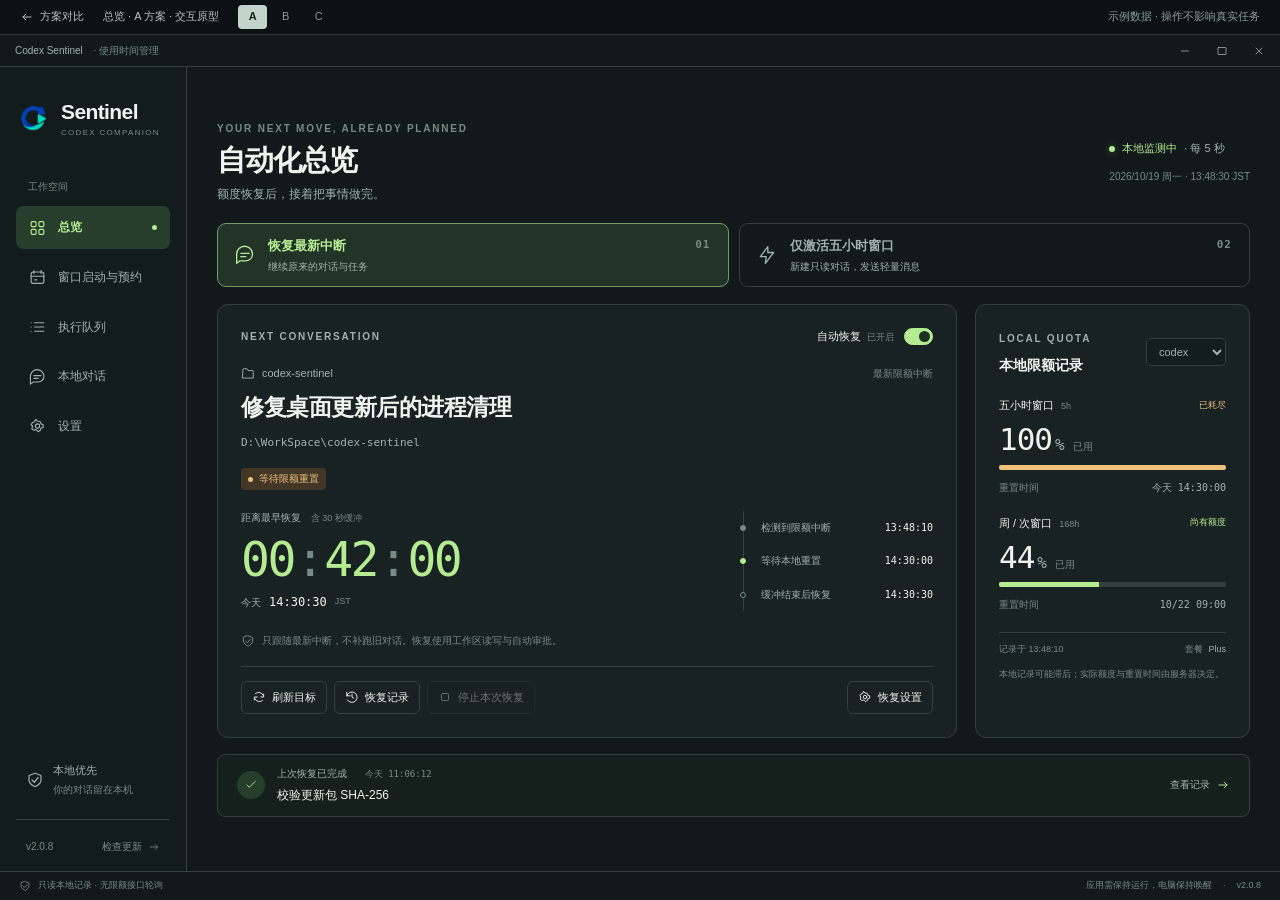
<file: designs/round-01/a.html>
<!doctype html>
<html lang="zh-CN"><head><meta charset="UTF-8"><meta name="viewport" content="width=device-width,initial-scale=1"><title>A · 焦点驾驶舱 — Sentinel 设计提案</title><link rel="stylesheet" href="prototype.css"></head><body data-design="a"><div id="app"></div><script src="prototype.js"></script></body></html>
</file>
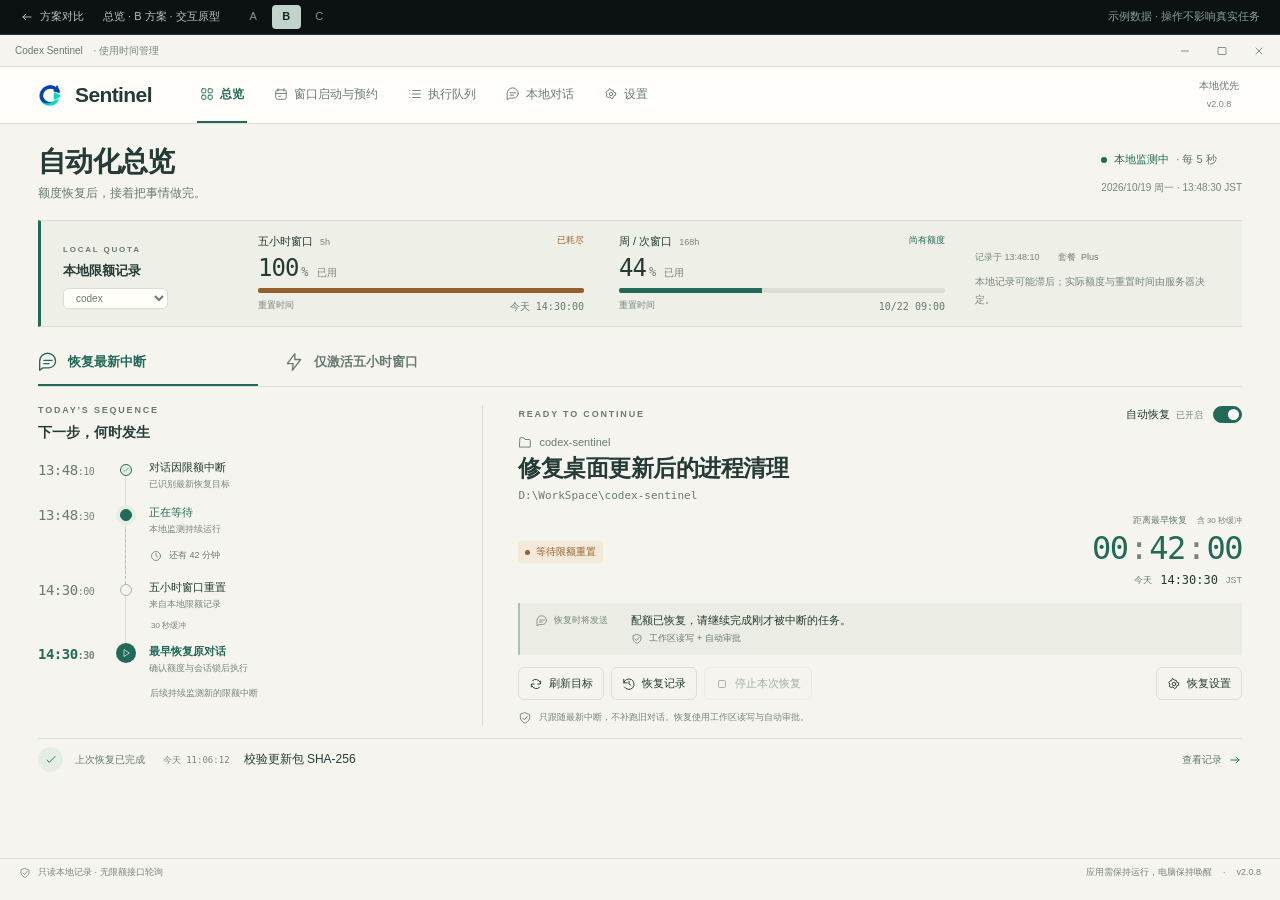
<file: designs/round-01/b.html>
<!doctype html>
<html lang="zh-CN"><head><meta charset="UTF-8"><meta name="viewport" content="width=device-width,initial-scale=1"><title>B · 时间航线 — Sentinel 设计提案</title><link rel="stylesheet" href="prototype.css"></head><body data-design="b"><div id="app"></div><script src="prototype.js"></script></body></html>
</file>
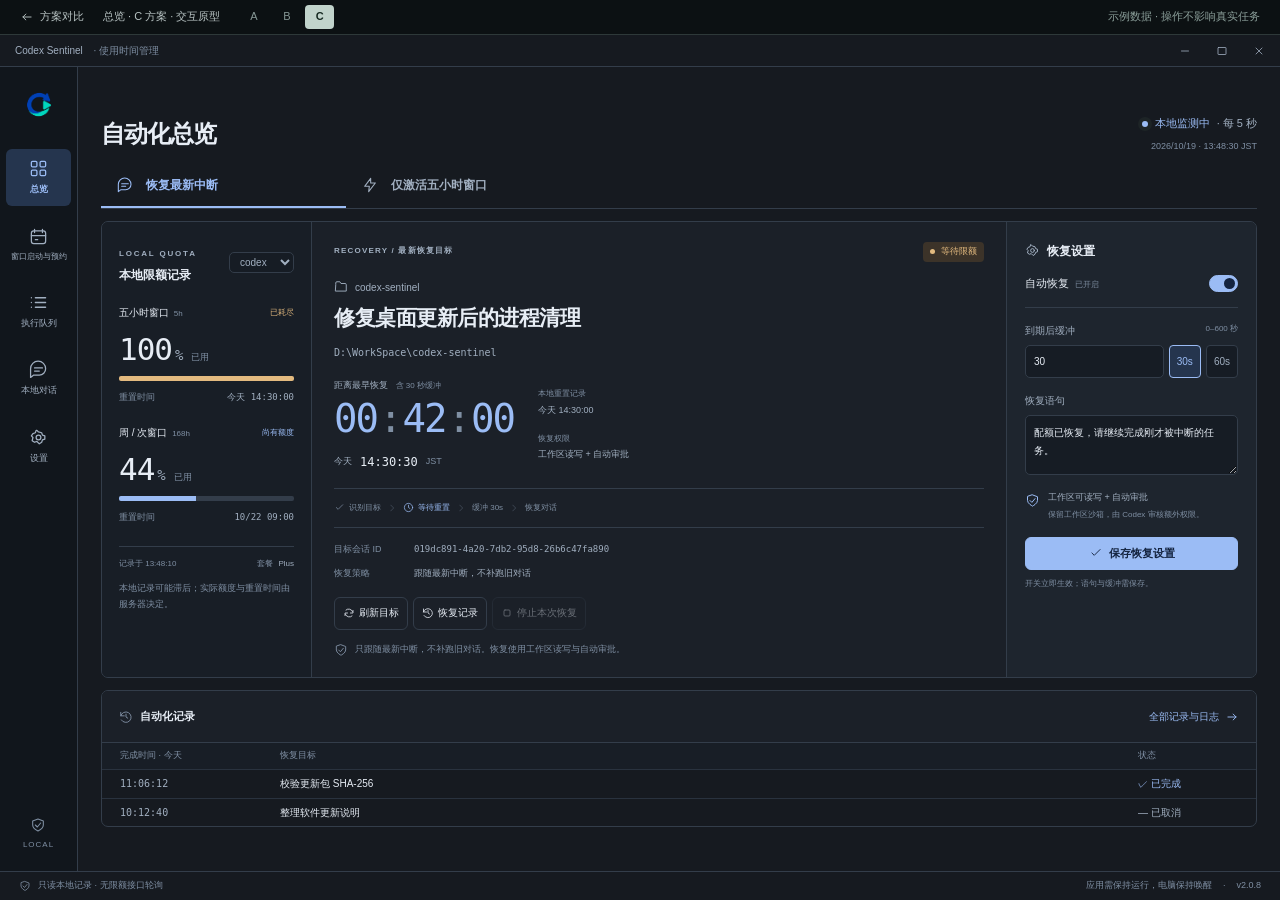
<file: designs/round-01/c.html>
<!doctype html>
<html lang="zh-CN"><head><meta charset="UTF-8"><meta name="viewport" content="width=device-width,initial-scale=1"><title>C · 精密工作台 — Sentinel 设计提案</title><link rel="stylesheet" href="prototype.css"></head><body data-design="c"><div id="app"></div><script src="prototype.js"></script></body></html>
</file>
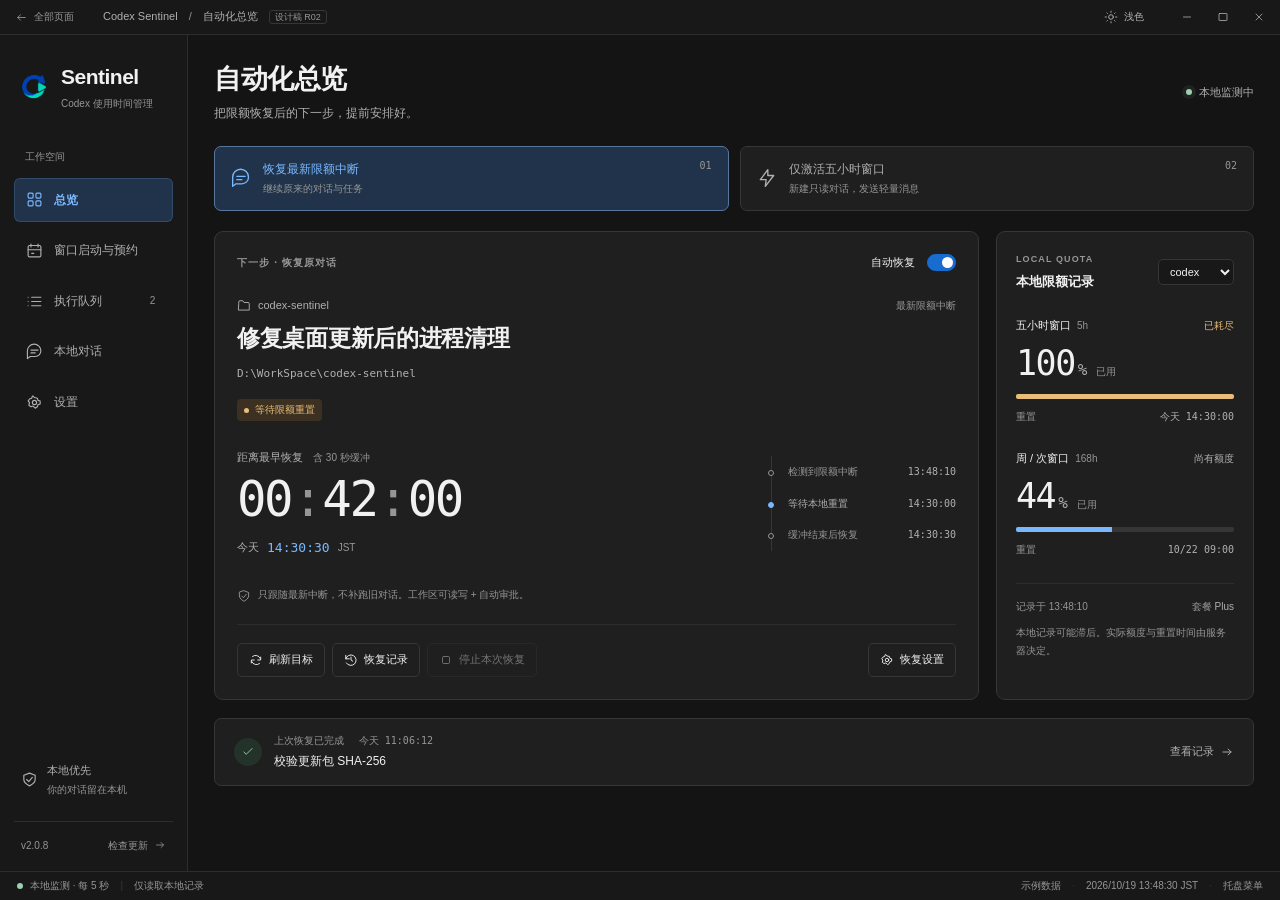
<file: designs/round-02-neutral/app.html>
<!doctype html>
<html lang="zh-CN" data-theme="dark"><head><meta charset="utf-8"><meta name="viewport" content="width=device-width,initial-scale=1"><title>Sentinel · 全页面设计</title><script>try{document.documentElement.dataset.theme=new URLSearchParams(location.search).get('theme')||localStorage.getItem('sentinel-round02-theme')||'dark';}catch(e){}</script><link rel="stylesheet" href="app.css"></head><body><div id="app"></div><script src="app.js"></script></body></html>
</file>
<file: designs/round-01/prototype.css>
*{box-sizing:border-box}html{color-scheme:dark}body{margin:0;font-family:"Segoe UI","Microsoft YaHei UI","Microsoft YaHei",sans-serif;font-size:13px;line-height:1.55;color:var(--text);background:var(--base);--base:#11191a;--panel:#192223;--panel2:#1e292a;--text:#eff4ee;--muted:#a1b2ad;--dim:#778b85;--border:#34403e;--accent:#b5ec92;--accent-ink:#1b3122;--accent-soft:#273e2d;--warn:#efc17a;--warn-soft:#423627;--subtle:#222d2c;--input:#141d1d}button,input,textarea,select{font:inherit}button,a,input,select,textarea{-webkit-tap-highlight-color:transparent}button{cursor:pointer}button:disabled{cursor:default;opacity:.38}button,a,input,select,textarea{outline-offset:4px}a{color:inherit;text-decoration:none}button{color:inherit}h1,h2,h3,h4,p{margin:0}h1{font-size:29px;line-height:1.25;letter-spacing:-1px;font-weight:650}h2{font-size:23px;font-weight:600;line-height:1.5;letter-spacing:-.5px}h3{font-size:15px;font-weight:600}.icon{width:18px;height:18px;flex-shrink:0;vertical-align:middle}.mono,code,time,.countdown,.quota-number strong{font-family:"Cascadia Code","Consolas",monospace;font-variant-numeric:tabular-nums}.sr-only{position:absolute;width:1px;height:1px;overflow:hidden;clip:rect(0,0,0,0)}.overline,.eyebrow{font-size:10px;letter-spacing:1.8px;font-weight:600;color:var(--muted)}.eyebrow{margin-bottom:8px;color:var(--dim)}.reviewbar{height:35px;display:flex;align-items:center;gap:19px;padding:0 20px;background:#0c1113;color:#b8c3c3;font-size:11px;border-bottom:1px solid #2e3939}.reviewbar>a{display:flex;align-items:center;gap:6px}.reviewbar>a .icon{transform:rotate(180deg);width:14px}.reviewbar nav{display:flex;gap:4px}.reviewbar nav a{height:24px;width:29px;display:grid;place-items:center;border-radius:4px;color:#879896}.reviewbar nav a[aria-current]{background:#c1d3cb;color:#152820;font-weight:700}.sample-label{margin-left:auto;color:#8b9f9a}.windowbar{display:flex;align-items:center;justify-content:space-between;height:32px;padding:0 15px;background:var(--base);border-bottom:1px solid var(--border);font-size:10px;color:var(--muted)}.windowbar em{font-style:normal;color:var(--dim);margin-left:8px}.window-controls{display:flex;gap:25px}.window-controls .icon{width:12px;height:12px}.brand{border:0;background:none;display:flex;align-items:center;gap:10px;padding:0;text-align:left}.brand img{width:35px;height:35px;object-fit:contain}.brand>span{font-size:21px;letter-spacing:-.6px;font-weight:650}.brand small{font-size:8px;letter-spacing:1.3px;color:var(--dim);font-weight:500;display:block;margin-top:-2px}.sidebar{width:187px;border-right:1px solid var(--border);background:#131c1d;padding:29px 16px 15px;display:flex;flex-direction:column;flex-shrink:0}.nav-caption{font-size:10px;color:var(--dim);padding:40px 12px 12px}.sidebar nav{display:grid;gap:7px}.nav-item{display:flex;align-items:center;gap:12px;border:0;border-radius:7px;background:transparent;text-align:left;color:var(--muted);padding:12px 13px;white-space:nowrap;font-size:12px}.nav-item:hover{background:var(--subtle)}.nav-item.selected{background:var(--accent-soft);color:var(--accent);font-weight:600}.nav-item i{width:5px;height:5px;border-radius:50%;background:currentColor;margin-left:auto}.sidebar .nav-item .icon{width:17px}.sidebar-bottom{margin-top:auto;padding-top:70px}.local-indicator{display:flex;align-items:center;gap:9px;padding:10px;color:var(--muted);font-size:11px}.local-indicator small{display:block;font-size:10px;color:var(--dim);margin-top:2px}.version{display:flex;align-items:center;justify-content:space-between;border:0;background:none;font-size:10px;color:var(--dim);padding:18px 10px 0;width:100%;border-top:1px solid var(--border);margin-top:12px}.version span{display:flex;align-items:center;gap:6px}.version .icon{width:12px}.a-shell{display:flex;min-height:calc(100vh - 96px)}.a-shell main{padding:28px 30px 26px;flex:1;min-width:0;max-width:1540px;margin:auto}.page-heading{display:flex;align-items:center;justify-content:space-between;gap:16px;margin-bottom:23px}.page-heading p{color:var(--muted);margin-top:7px;font-size:12px}.heading-meta{text-align:right;display:flex;flex-direction:column;gap:12px;font-size:10px;color:var(--dim);white-space:nowrap}.monitor{display:inline-flex;align-items:center;gap:7px;color:var(--accent);font-size:11px;letter-spacing:0}.monitor>i{width:6px;height:6px;border-radius:50%;background:var(--accent);box-shadow:0 0 0 4px #a9e48f0c}.monitor>span{color:var(--muted)}.mode-switch{display:flex;gap:10px;margin-bottom:21px}.mode-switch>button{position:relative;flex:1;display:flex;align-items:center;gap:13px;min-width:0;padding:15px 17px;background:transparent;border:1px solid var(--border);border-radius:9px;color:var(--muted);text-align:left}.mode-switch>button .icon{width:20px;height:20px}.mode-switch>button.active{border-color:#779a65;background:#223328;color:var(--accent)}.mode-switch>button span{font-weight:600;font-size:13px}.mode-switch>button small{display:block;color:var(--muted);font-size:10px;font-weight:400;margin-top:3px}.mode-switch b{font-size:11px;letter-spacing:1px;font-family:Consolas,monospace;color:var(--dim);margin-left:auto;align-self:flex-start}.a-grid{display:grid;grid-template-columns:minmax(0,1fr) 275px;gap:18px}.recovery-panel,.quota-panel,.activation-panel{background:var(--panel);border:1px solid var(--border);border-radius:11px;min-width:0;padding:23px}.section-top{display:flex;justify-content:space-between;align-items:center;gap:10px}.auto-toggle{display:flex;align-items:center;gap:10px;font-size:11px;white-space:nowrap;cursor:pointer}.auto-toggle b{font-size:9px;font-weight:400;color:var(--dim);margin-left:3px}.auto-toggle input{position:absolute;opacity:0;pointer-events:none}.auto-toggle>i{width:29px;height:17px;border:1px solid var(--dim);background:var(--subtle);border-radius:10px;position:relative}.auto-toggle>i:before{content:"";position:absolute;width:11px;height:11px;border-radius:50%;top:2px;left:2px;background:var(--muted)}.auto-toggle input:checked+i{background:var(--accent);border-color:var(--accent)}.auto-toggle input:checked+i:before{left:14px;background:var(--accent-ink)}.auto-toggle input:focus-visible+i{outline:2px solid var(--accent);outline-offset:4px}.target-copy{margin:24px 0 15px}.project{display:flex;align-items:center;gap:7px;font-size:11px;color:var(--muted);margin-bottom:7px}.project .icon{width:14px;height:14px}.project>span{margin-left:auto;font-size:10px;color:var(--dim)}.target-copy .path{margin-top:10px}.path{font-family:Consolas,monospace;font-size:11px;color:var(--muted);overflow-wrap:anywhere;line-height:1.7}.waiting-chip,.neutral-chip{display:inline-flex;align-items:center;gap:6px;background:var(--warn-soft);color:var(--warn);border-radius:4px;padding:3px 7px;font-size:10px;white-space:nowrap}.waiting-chip>i{height:5px;width:5px;border-radius:50%;background:currentColor}.neutral-chip{background:var(--subtle);color:var(--muted)}.focus-clock{display:flex;align-items:center;gap:24px;margin:25px 0}.small-label{font-size:10px;color:var(--muted)}.small-label>span{font-size:9px;margin-left:7px;color:var(--dim)}.countdown{font-size:48px;font-weight:400;letter-spacing:-2.5px;line-height:1.4;white-space:nowrap;color:var(--accent)}.countdown>span{color:var(--dim);font-weight:300;margin:0 2px}.due{font-size:10px;color:var(--muted);display:flex;align-items:center;gap:8px}.due strong{font-family:Consolas,monospace;font-size:12px;font-weight:500;color:var(--text)}.due>span{font-size:9px;color:var(--dim)}.mini-timeline{border-left:1px solid var(--border);padding-left:17px;flex:1;margin-left:auto;max-width:190px;font-size:10px;color:var(--muted)}.mini-timeline>div{position:relative;display:flex;justify-content:space-between;gap:12px;padding:9px 0}.mini-timeline i{position:absolute;width:6px;height:6px;border-radius:50%;border:1px solid var(--dim);background:var(--panel);left:-21px;top:14px}.mini-timeline i.done{background:var(--dim)}.mini-timeline i.current{border-color:var(--accent);background:var(--accent)}.mini-timeline b{font-family:Consolas,monospace;font-size:10px;font-weight:400;color:var(--text)}.guardrail{display:flex;align-items:flex-start;gap:7px;font-size:10px;color:var(--dim);line-height:1.8}.guardrail>.icon{width:14px;height:14px;margin-top:2px}.action-row{display:flex;gap:7px;align-items:center;flex-wrap:wrap;margin-top:20px;padding-top:18px;border-top:1px solid var(--border)}.button{display:inline-flex;align-items:center;justify-content:center;gap:6px;border:1px solid var(--border);background:transparent;border-radius:6px;padding:8px 10px;min-height:33px;font-size:11px;white-space:nowrap;line-height:1.4}.button .icon{width:14px;height:14px}.button:not(:disabled):hover{background:var(--subtle);border-color:var(--dim)}.button.primary{background:var(--accent);color:var(--accent-ink);border-color:var(--accent);font-weight:600}.button.primary:hover{filter:brightness(1.07);background:var(--accent);border-color:var(--accent)}.settings-button{margin-left:auto}.text-button{border:0;color:var(--accent);padding:4px 0}.text-button .icon{order:2}.text-button:not(:disabled):hover{background:none;text-decoration:underline}.quota-panel .section-top{align-items:center}.quota-panel h3{margin-top:6px;font-size:14px}.bucket select{background:var(--input);border:1px solid var(--border);border-radius:5px;color:var(--muted);font-size:11px;padding:6px 8px;min-width:80px}.quota-items{display:grid;gap:24px;margin-top:27px}.quota-title{display:flex;align-items:center;justify-content:space-between;gap:6px;font-size:11px;color:var(--text)}.quota-title small{font-size:9px;color:var(--dim);margin-left:4px}.quota-state{font-size:9px;color:var(--accent)}.exhausted .quota-state{color:var(--warn)}.quota-number{display:flex;align-items:baseline;gap:9px;margin:9px 0 7px}.quota-number>strong{font-size:34px;line-height:1.25;font-weight:400;letter-spacing:-1px}.quota-number>strong span{font-size:16px;margin-left:3px;color:var(--muted)}.quota-number>span{color:var(--dim);font-size:10px}.meter{height:5px;border-radius:2px;background:var(--border);overflow:hidden}.meter i{height:100%;display:block;background:var(--accent)}.exhausted .meter i{background:var(--warn)}.reset-line{display:flex;align-items:center;justify-content:space-between;font-size:10px;color:var(--dim);margin-top:10px}.reset-line strong{font-size:10px;font-weight:400;color:var(--muted);font-family:Consolas,monospace}.quota-meta{margin-top:25px;padding-top:14px;border-top:1px solid var(--border);display:flex;justify-content:space-between;gap:8px;color:var(--dim);font-size:9px}.quota-meta b{font-weight:500;color:var(--muted);margin-left:3px}.local-note{font-size:10px;color:var(--dim);line-height:1.8;margin-top:9px}.latest-result{margin-top:20px;display:flex;gap:12px;align-items:center;padding:16px 19px;border:1px solid var(--border);border-radius:8px;background:#15201d}.result-symbol{border-radius:50%;width:28px;height:28px;background:var(--accent-soft);color:var(--accent);display:grid;place-items:center}.result-symbol .icon{width:14px}.latest-result>div:nth-child(2){display:flex;flex-direction:column;gap:4px}.latest-result span{font-size:10px;color:var(--muted)}.latest-result time{font-size:9px;margin-left:15px;color:var(--dim)}.latest-result strong{font-size:12px;font-weight:500}.latest-result>.button{margin-left:auto}.statusbar{display:flex;align-items:center;justify-content:space-between;gap:12px;min-height:29px;padding:5px 19px;border-top:1px solid var(--border);color:var(--dim);font-size:9px;background:var(--base)}.statusbar>span{display:flex;align-items:center;gap:7px}.statusbar .icon{width:12px;height:12px}.statusbar i{font-style:normal;margin:0 4px}.field{display:flex;flex-direction:column;gap:8px;font-size:11px;color:var(--muted)}.field>span{display:flex;justify-content:space-between;gap:8px}.field small{font-size:9px;color:var(--dim)}input:not([type=checkbox]),textarea,select{min-width:0;color:var(--text);background:var(--input);border:1px solid var(--border);border-radius:5px;padding:9px 10px;font-size:12px}textarea{line-height:1.8;resize:vertical}.buffer-control{display:flex;gap:6px}.buffer-control input{width:100%;flex:1}.buffer-control button{border:1px solid var(--border);border-radius:4px;background:var(--input);color:var(--muted);font-size:11px;padding:4px 10px}.buffer-control .picked{color:var(--accent);border-color:var(--accent);background:var(--accent-soft)}.settings-fields{display:grid;gap:23px}.permission-note{display:flex;gap:8px;align-items:flex-start;color:var(--muted);font-size:10px;line-height:1.7}.permission-note .icon{width:15px;height:15px;margin-top:3px;color:var(--accent)}.permission-note small{display:block;font-size:9px;color:var(--dim);margin-top:3px}.save-hint{font-size:9px;color:var(--dim);margin-top:-12px}.activation-panel h2{margin-top:24px}.activation-intro{color:var(--muted);font-size:11px;line-height:1.9;margin-top:7px}.activation-grid{display:grid;grid-template-columns:1fr 1fr;gap:17px 15px;margin-top:22px}.activation-directory{grid-column:1/-1}.activation-state{margin-top:23px;display:grid;gap:8px}.activation-state .waiting-chip{justify-self:start}.activation-state strong{font-size:12px;font-weight:500}.activation-state small{font-size:10px;color:var(--dim)}[hidden]{display:none!important}.toast{position:fixed;bottom:45px;left:50%;transform:translate(-50%,15px);z-index:10;opacity:0;pointer-events:none;background:var(--text);color:var(--base);border:1px solid var(--border);border-radius:7px;padding:12px 20px;box-shadow:0 8px 30px #0004;max-width:90vw;text-align:center;font-size:12px;transition:transform .15s,opacity .15s}.toast.show{opacity:1;transform:translate(-50%,0)}dialog{padding:25px;border:1px solid var(--border);border-radius:12px;max-width:calc(100vw - 40px);width:700px;max-height:calc(100vh - 60px);color:var(--text);background:var(--panel);box-shadow:0 24px 80px #0008}dialog::backdrop{background:#05121599;backdrop-filter:blur(3px)}.dialog-heading{display:flex;justify-content:space-between;align-items:center;margin-bottom:25px}.dialog-heading h2{font-size:22px;margin-top:5px}.icon-button{border:0;background:var(--subtle);border-radius:6px;padding:7px;line-height:1}.settings-modal{width:420px}.history-modal{width:920px}.history-dialog{display:grid;grid-template-columns:235px minmax(0,1fr);gap:25px}.history-list{display:flex;flex-direction:column;gap:9px;border-right:1px solid var(--border);padding-right:18px}.history-list button{border:1px solid transparent;background:none;border-radius:6px;padding:12px;text-align:left;display:grid;gap:7px}.history-list button.active{background:var(--accent-soft);border-color:var(--border)}.history-list time{font-size:10px;color:var(--dim)}.history-list strong{font-size:12px;font-weight:500}.history-list span{font-size:10px;color:var(--accent)}.history-status{font-size:10px;color:var(--accent)}.history-status.cancelled{color:var(--muted)}.log-detail h3{margin-top:12px}.log-detail dl{display:grid;grid-template-columns:70px 1fr;gap:11px 13px;margin:22px 0;font-size:11px}.log-detail dt{color:var(--dim)}.log-detail dd{margin:0;overflow-wrap:anywhere}.log-detail h4{font-size:11px;color:var(--muted);font-weight:500;margin:18px 0 10px}.log-detail pre{white-space:pre-wrap;overflow-wrap:anywhere;font-size:10px;line-height:2;color:var(--muted);padding:15px;background:var(--input);border-radius:5px;border:1px solid var(--border)}.update-preview{text-align:center;padding:15px 15px 30px}.update-preview img{width:64px}.update-preview h3{margin:15px 0}.update-preview p{color:var(--muted);font-size:12px;line-height:1.9}.scope-note{text-align:center;max-width:450px;margin:20px auto;padding:15px 20px 30px}.scope-note>.icon{width:30px;height:30px;color:var(--accent);margin-bottom:14px}.scope-note p{color:var(--muted);margin:15px 0 25px;line-height:1.9}
/* B: a daylight time planner. Horizontal app navigation; quota strip; chronological split. */
body[data-design=b]{color-scheme:light;--base:#f5f4ee;--panel:#fffefa;--panel2:#edece4;--text:#253b37;--muted:#687a73;--dim:#77867d;--border:#dcded3;--accent:#226a57;--accent-ink:#fffefa;--accent-soft:#e5eee4;--warn:#95602d;--warn-soft:#f3e9d8;--subtle:#eeefe7;--input:#fffefa;font-size:13px}.b-topnav{height:70px;display:flex;align-items:center;gap:45px;padding:0 35px;background:var(--panel);border-bottom:1px solid var(--border)}.b-topnav .brand small{display:none}.b-topnav .brand img{width:30px;height:30px}.b-topnav .brand>span{font-size:21px}.b-topnav nav{display:flex;align-self:stretch;gap:24px}.b-topnav .nav-item{padding:0 3px;border-radius:0;font-size:12px;border-bottom:2px solid transparent;position:relative;gap:6px}.b-topnav .nav-item .icon{width:14px;height:14px}.b-topnav .nav-item.selected{color:var(--accent);background:none;border-color:var(--accent)}.b-topnav .nav-item i{display:none}.b-local{margin-left:auto;border:0;background:none;white-space:nowrap;font-size:10px;color:var(--muted)}.b-local span{display:block;font-size:9px;color:var(--dim);margin-top:4px}.b-main{padding:25px 38px 22px;max-width:1420px;margin:auto;min-height:calc(100vh - 166px)}.b-main .page-heading{margin-bottom:20px}.b-main h1{font-size:30px;letter-spacing:-.7px}.b-main .eyebrow{color:#6e816e;letter-spacing:2px}.b-main .page-heading p{margin-top:5px}.b-main .quota-panel{display:grid;grid-template-columns:170px 1fr 245px;align-items:center;gap:25px;padding:18px 22px;border-radius:0;border-left:3px solid var(--accent);border-right:0;background:#eeefe6}.b-main .quota-panel>.section-top{display:flex;flex-direction:column;align-items:flex-start;gap:9px}.b-main .quota-panel h3{font-size:13px;margin-top:3px}.b-main .quota-panel .overline{font-size:8px}.b-main .quota-items{display:grid;grid-template-columns:1fr 1fr;gap:30px;margin:0}.b-main .quota-item{position:relative;padding-right:5px}.b-main .quota-title{font-size:11px}.b-main .quota-number{margin:5px 0 8px}.b-main .quota-number>strong{font-size:26px}.b-main .quota-number>strong span{font-size:12px}.b-main .reset-line{margin-top:8px;font-size:9px}.b-main .quota-meta{grid-column:3;grid-row:1;align-self:start;border:0;margin:18px 0 0;padding:0;justify-content:flex-start;gap:18px}.b-main .quota-panel>.local-note{grid-column:3;grid-row:1;padding-top:35px;max-width:230px;margin:0;font-size:10px}.b-main .bucket select{padding:3px 8px;font-size:10px;min-width:105px}.b-main .mode-switch{margin:21px 0 0;border-bottom:1px solid var(--border);gap:26px}.b-main .mode-switch>button{flex:none;border:none;border-bottom:2px solid transparent;border-radius:0;padding:12px 0 15px;min-width:220px;background:none;gap:10px}.b-main .mode-switch>button.active{background:none;border-color:var(--accent);color:var(--accent)}.b-main .mode-switch>button small{font-size:9px;margin-top:2px}.b-main .mode-switch b{display:none}.b-workspace{display:grid;grid-template-columns:37% minmax(0,1fr);margin-top:22px}.schedule-lane{padding-right:35px;border-right:1px solid var(--border)}.lane-heading{margin-bottom:20px}.lane-heading .overline{font-size:9px}.lane-heading h3{font-size:14px;margin-top:4px}.timeline-step{display:grid;grid-template-columns:65px 20px 1fr;gap:13px;position:relative;min-height:54px}.timeline-step:before{content:"";position:absolute;left:87px;top:16px;width:1px;height:calc(100% + 10px);background:var(--border)}.timeline-step time{font-size:14px;letter-spacing:-.5px;color:var(--muted);padding-top:1px}.timeline-step time>span{font-size:10px;color:var(--dim)}.timeline-step>i{border:1px solid #a9b7a9;background:var(--base);width:12px;height:12px;border-radius:50%;z-index:1;justify-self:center;margin-top:5px;display:grid;place-items:center}.timeline-step>i .icon{width:8px;height:8px}.timeline-step>div{font-size:11px;display:grid;gap:2px;align-content:start}.timeline-step strong{font-size:11px;font-weight:500}.timeline-step>div>span{font-size:9px;color:var(--dim)}.timeline-step.complete>i{border-color:var(--accent);background:var(--accent-soft);color:var(--accent)}.timeline-step.now>i{background:var(--accent);border-color:var(--accent);box-shadow:0 0 0 4px var(--accent-soft)}.timeline-step.now strong{color:var(--accent)}.time-wait{margin:0 0 22px 112px;color:var(--muted);font-size:9px;display:flex;gap:7px;align-items:center;position:relative}.time-wait:before{content:"";position:absolute;left:-25px;top:-20px;height:55px;border-left:1px dashed #b2bfb0}.time-wait .icon{width:12px;height:12px}.buffer-line{font-size:8px;color:var(--dim);margin:-4px 0 15px 113px}.timeline-step.destination{min-height:44px}.timeline-step.destination:before{display:none}.timeline-step.destination>i{background:var(--accent);color:var(--accent-ink);width:20px;height:20px;margin-top:0;border:0}.timeline-step.destination>i .icon{width:10px;height:10px}.timeline-step.destination strong,.timeline-step.destination time{color:var(--accent);font-weight:600}.timeline-end{margin-left:112px;font-size:9px;color:var(--dim);margin-top:6px}.b-target{padding-left:35px;min-width:0}.b-target>.section-top{margin-top:1px}.b-target .overline{font-size:9px}.b-target .target-copy{margin:19px 0 16px}.b-target h2{font-size:23px}.b-target .project>span{display:none}.b-target .project{margin-bottom:4px}.b-target .target-copy .path{margin-top:6px}.b-clock-row{display:flex;align-items:center;justify-content:space-between;gap:15px;margin-top:18px}.b-clock-row .countdown-block{text-align:right;display:grid;grid-template-columns:auto;justify-items:end}.b-clock-row .countdown{font-size:37px;line-height:1.3;letter-spacing:-1.5px}.b-clock-row .small-label{font-size:9px}.b-clock-row .small-label>span{font-size:8px}.b-clock-row .due{font-size:9px;margin-top:3px}.message-preview{background:#ebece4;border-left:2px solid #adc3af;padding:13px 16px;margin-top:18px}.message-preview>div{font-size:9px;color:var(--dim);display:flex;align-items:center;gap:6px}.message-preview .icon{width:12px;height:12px}.message-preview p{font-size:11px;color:var(--text);margin:7px 0 8px}.message-preview>span{display:flex;align-items:center;gap:6px;font-size:9px;color:var(--muted)}.b-target .action-row{border:0;padding-top:0;margin-top:16px}.b-target .guardrail{margin-top:12px;font-size:9px}.b-main .latest-result{border:none;border-top:1px solid var(--border);border-radius:0;background:transparent;padding:16px 0 0;margin-top:22px}.b-main .latest-result .result-symbol{background:var(--accent-soft)}.b-workspace>.activation-panel{margin-left:30px;border:0;padding:0;background:none}.b-workspace .activation-panel h2{font-size:23px;margin-top:15px}.b-workspace .activation-intro{font-size:10px}.b-workspace .activation-grid{margin-top:17px;gap:12px}.b-workspace .activation-state{margin-top:15px}.b-workspace .activation-panel .action-row{margin-top:15px;padding-top:12px}.b-workspace .activation-panel .local-note{font-size:9px}
/* C: compact, inspectable desktop workbench. Rail, persistent quotas, target, settings inspector. */
body[data-design=c]{--base:#161a20;--panel:#1b2028;--panel2:#202730;--text:#e7edf5;--muted:#a1afc0;--dim:#7f8fa3;--border:#333d4a;--accent:#9bbcf5;--accent-ink:#142440;--accent-soft:#25354e;--warn:#e3ba7f;--warn-soft:#3c3329;--subtle:#272f3a;--input:#161c24}.c-shell{display:flex;min-height:calc(100vh - 96px)}.c-rail{width:78px;border-right:1px solid var(--border);background:#11161c;display:flex;flex-direction:column;align-items:center;padding:20px 6px;flex-shrink:0}.c-rail .brand{padding-bottom:28px}.c-rail .brand img{width:34px;height:34px}.c-rail .brand>span{display:none}.c-rail nav{width:100%;display:grid;gap:11px}.c-rail .nav-item{flex-direction:column;gap:5px;padding:10px 1px;border-radius:6px;font-size:9px;white-space:normal;text-align:center;line-height:1.4}.c-rail .nav-item .icon{width:19px;height:19px}.c-rail .nav-item i{display:none}.c-rail .nav-item:nth-child(2)>span{font-size:8px}.rail-bottom{margin-top:auto;display:grid;place-items:center;gap:5px;color:var(--dim);padding-top:50px}.rail-bottom .icon{width:16px}.rail-bottom small{font-size:8px;letter-spacing:1px}.c-main{padding:24px 23px 25px;flex:1;min-width:0;max-width:1600px;margin:auto}.c-heading{display:flex;align-items:center;justify-content:space-between;margin-bottom:22px}.c-heading .eyebrow{font-size:9px;letter-spacing:1.4px}.c-heading h1{font-size:24px;margin-top:5px}.c-heading>div:last-child{display:grid;justify-items:end;gap:8px;font-size:9px;color:var(--dim)}.c-main .mode-switch{margin-bottom:18px;gap:0;border-bottom:1px solid var(--border)}.c-main .mode-switch>button{flex:none;min-width:245px;padding:10px 16px 13px;border:0;border-radius:0;border-bottom:2px solid transparent;background:none}.c-main .mode-switch>button.active{background:none;border-bottom-color:var(--accent)}.c-main .mode-switch>button span{font-size:12px}.c-main .mode-switch>button small{font-size:9px}.c-main .mode-switch b{display:none}.c-main .mode-switch>button .icon{width:16px;height:16px}.c-workspace{display:grid;grid-template-columns:210px minmax(0,1fr) 250px;border:1px solid var(--border);border-radius:7px;overflow:hidden;background:var(--panel)}.c-workspace>.quota-panel{padding:20px 17px;border:0;border-right:1px solid var(--border);border-radius:0;background:#181e26}.c-workspace .quota-panel .section-top{flex-wrap:wrap;gap:12px}.c-workspace .quota-panel .overline{font-size:8px}.c-workspace .quota-panel h3{font-size:12px;margin-top:4px}.c-workspace .bucket select{min-width:65px;padding:3px 6px;font-size:10px}.c-workspace .quota-items{gap:28px;margin-top:25px}.c-workspace .quota-title{font-size:10px}.c-workspace .quota-title small{font-size:8px;margin-left:2px}.c-workspace .quota-state{font-size:8px}.c-workspace .quota-number>strong{font-size:31px}.c-workspace .quota-number>strong span{font-size:14px}.c-workspace .quota-number>span{font-size:9px}.c-workspace .reset-line{font-size:9px;gap:6px}.c-workspace .reset-line strong{font-size:9px}.c-workspace .quota-meta{flex-wrap:wrap;font-size:8px;gap:6px;margin-top:27px}.c-workspace .local-note{font-size:9px;margin-top:10px}.c-target{padding:20px 22px;min-width:0}.c-target .overline{font-size:8px;letter-spacing:1.2px}.c-target .waiting-chip{font-size:9px}.c-target .target-copy{margin:25px 0}.c-target .target-copy h2{font-size:21px;max-width:370px}.c-target .target-copy .project{font-size:10px}.c-target .project>span{display:none}.c-target .path{font-size:10px}.c-time{display:flex;align-items:center;gap:24px}.c-time .countdown{font-size:39px;letter-spacing:-2px}.c-time .small-label{font-size:9px;white-space:nowrap}.c-time .small-label>span{font-size:8px;margin-left:5px}.c-time .due{margin-top:6px;font-size:9px}.c-time-meta{display:grid;gap:15px;font-size:8px;color:var(--dim)}.c-time-meta strong{font-size:9px;font-weight:400;color:var(--muted);display:block;margin-top:3px}.execution-route{display:flex;align-items:center;gap:6px;font-size:8px;color:var(--dim);padding:18px 0;margin-top:20px;border-bottom:1px solid var(--border);border-top:1px solid var(--border);white-space:nowrap}.execution-route>span{display:flex;align-items:center;gap:4px}.execution-route>span>.icon{width:11px;height:11px}.execution-route>.icon{width:10px;height:10px;opacity:.5}.execution-route>span.current{color:var(--accent)}.c-session-details{display:grid;grid-template-columns:72px minmax(0,1fr);gap:10px 8px;margin-top:20px;font-size:9px;color:var(--dim)}.c-session-details code{font-size:9px;color:var(--muted);overflow-wrap:anywhere}.c-session-details strong{font-size:9px;font-weight:400;color:var(--muted)}.c-target .action-row{border:0;margin-top:20px;padding-top:0;gap:5px}.c-target .button{font-size:10px;padding:7px 8px;gap:4px}.c-target .button .icon{width:12px}.c-target .settings-button{display:none}.c-target .guardrail{font-size:9px;margin-top:15px}.inspector{padding:20px 18px;background:#1e252e;border-left:1px solid var(--border);min-width:0}.inspector-title{display:flex;align-items:center;gap:7px}.inspector-title .icon{width:15px;height:15px;color:var(--muted)}.inspector h3{font-size:12px}.inspector>.auto-toggle{margin-top:20px;justify-content:space-between}.inspector>.auto-toggle b{font-size:8px}.inspector-divider{height:1px;background:var(--border);margin:20px 0}.inspector .settings-fields{gap:20px}.inspector .field{font-size:10px;gap:7px}.inspector .field small{font-size:8px}.inspector input,.inspector textarea{font-size:10px;padding:8px}.inspector .buffer-control{gap:5px}.inspector .buffer-control button{padding:3px 7px;font-size:10px}.inspector .permission-note{font-size:9px}.inspector .permission-note small{font-size:8px}.inspector .button{font-size:11px}.inspector .save-hint{font-size:8px}.c-history{margin-top:20px;border:1px solid var(--border);border-radius:7px;overflow:hidden}.c-history>.section-top{padding:12px 17px;background:var(--panel)}.c-history h3{display:flex;gap:7px;align-items:center;font-size:11px}.c-history h3 .icon{width:14px;height:14px;color:var(--dim)}.c-history .text-button{font-size:10px}.history-table{font-size:10px}.table-head,.table-row{display:grid;grid-template-columns:150px minmax(0,1fr) 100px;gap:10px;padding:9px 18px;align-items:center}.table-head{color:var(--dim);font-size:9px;border-top:1px solid var(--border);background:#181e26}.table-row{background:transparent;border:0;border-top:1px solid #29323e;width:100%;text-align:left;font-size:10px}.table-row:hover{background:var(--subtle)}.table-row time{font-size:10px;color:var(--muted)}.c-workspace>.activation-panel{border:0;border-radius:0;padding:20px 22px}.c-workspace>.activation-panel h2{font-size:21px}.activation-inspector p{font-size:11px;line-height:1.9;color:var(--muted);margin-top:20px}
@media(min-width:1450px){.a-shell main{padding:40px}.a-grid{grid-template-columns:minmax(0,1fr) 320px;gap:25px}.recovery-panel,.quota-panel{padding:28px}.recovery-panel h2{font-size:28px}.focus-clock{margin:40px 0}.countdown{font-size:60px}.mini-timeline{max-width:230px}.c-workspace{grid-template-columns:240px minmax(0,1fr) 285px}.c-time{gap:38px}.c-time .countdown{font-size:48px}.c-target{padding:25px 30px}.c-target .target-copy{margin:35px 0}.c-target .target-copy h2{font-size:25px}.c-time-meta{font-size:10px}.c-time-meta strong{font-size:11px}.c-session-details{font-size:11px}.c-session-details code,.c-session-details strong{font-size:10px}.inspector{padding:25px}.c-target .action-row{margin-top:30px}}
@media(max-width:1190px){.a-shell main{padding:25px 23px}.a-grid{grid-template-columns:minmax(0,1fr) 245px;gap:14px}.recovery-panel,.quota-panel,.activation-panel{padding:19px}.recovery-panel h2{font-size:20px}.focus-clock{gap:14px}.focus-clock .countdown{font-size:42px}.mini-timeline{padding-left:12px;font-size:9px}.mini-timeline b{font-size:9px}.mini-timeline i{left:-16px}.auto-toggle b{display:none}.project>span{font-size:9px}.a-shell .button{font-size:10px;padding:8px}.a-shell .button .icon{width:12px}.settings-button{margin-left:0}.heading-meta{font-size:9px}.b-topnav{gap:30px;padding:0 28px}.b-topnav nav{gap:20px}.b-main{padding:23px 30px}.b-main .quota-panel{grid-template-columns:145px 1fr 200px;gap:18px;padding:16px 19px}.b-main .quota-items{gap:24px}.b-main .quota-title{font-size:10px}.b-main .quota-title small{font-size:8px}.b-main .quota-panel>.local-note{font-size:9px}.b-main .quota-meta{font-size:8px;gap:12px}.b-target{padding-left:28px}.b-target h2{font-size:22px}.schedule-lane{padding-right:25px}.timeline-step{grid-template-columns:59px 16px 1fr;gap:11px}.timeline-step:before{left:77px}.time-wait,.buffer-line,.timeline-end{margin-left:97px}.time-wait:before{left:-20px}.b-target .button{font-size:10px;padding:8px}.c-main{padding:21px 18px}.c-workspace{grid-template-columns:185px minmax(0,1fr) 225px}.c-workspace>.quota-panel{padding:17px 14px}.c-target{padding:18px}.c-target .target-copy h2{font-size:20px}.c-time{gap:16px}.c-time .countdown{font-size:35px}.c-time-meta{display:none}.inspector{padding:18px 15px}.c-target .button{font-size:9px;padding:7px 6px}.execution-route{gap:4px;font-size:7px}.execution-route>.icon{width:8px}.execution-route>span>.icon{width:10px}}
@media(max-width:1000px){.sidebar{width:166px;padding-left:11px;padding-right:11px}.sidebar .brand>span{font-size:19px}.sidebar .brand img{width:30px}.nav-item{font-size:11px}.a-shell main{padding:23px 19px}.page-heading .eyebrow{font-size:8px;letter-spacing:1.2px}h1{font-size:25px}.heading-meta{gap:8px}.heading-meta>.monitor{font-size:9px}.heading-meta>.monitor>span{display:none}.a-grid{grid-template-columns:minmax(0,1fr) 220px;gap:12px}.recovery-panel,.quota-panel,.activation-panel{padding:17px}.mode-switch>button{padding:12px;gap:9px}.mode-switch>button span{font-size:11px}.mode-switch>button small{font-size:9px}.mode-switch>button .icon{width:17px}.mode-switch b{display:none}.project>span{display:none}.mini-timeline{display:none}.focus-clock{margin:20px 0}.focus-clock .countdown{font-size:48px}.guardrail{font-size:9px}.quota-title{font-size:10px}.quota-title small{font-size:8px}.quota-state{font-size:8px}.reset-line{font-size:9px}.reset-line strong{font-size:9px}.b-topnav{padding:0 22px;gap:27px;height:63px}.b-topnav nav{gap:17px}.b-topnav .nav-item{font-size:11px}.b-topnav .nav-item .icon{display:none}.b-local{font-size:9px}.b-main{padding:23px 25px}.b-main .quota-panel{grid-template-columns:130px 1fr;gap:15px}.b-main .quota-meta{display:none}.b-main .quota-panel>.local-note{grid-column:1/-1;grid-row:2;max-width:none;padding:0;font-size:9px}.b-workspace{grid-template-columns:36% minmax(0,1fr)}.schedule-lane{padding-right:20px}.timeline-step{grid-template-columns:55px 14px 1fr;gap:9px}.timeline-step:before{left:71px}.timeline-step time{font-size:12px}.timeline-step time>span{font-size:9px}.timeline-step strong{font-size:10px}.timeline-step>div>span{font-size:8px}.time-wait,.buffer-line,.timeline-end{margin-left:89px}.time-wait:before{left:-18px}.b-target{padding-left:24px}.b-target h2{font-size:20px}.b-target .button{font-size:9px;padding:7px}.b-target .settings-button{margin-left:0}.b-clock-row .countdown{font-size:32px}.b-clock-row .small-label>span{display:none}.c-rail{width:67px}.c-main{padding:18px 15px}.c-workspace{grid-template-columns:165px minmax(0,1fr) 205px}.c-workspace>.quota-panel{padding:16px 12px}.c-workspace .quota-panel>.section-top{flex-direction:column;align-items:flex-start}.c-workspace .quota-items{gap:24px;margin-top:20px}.c-workspace .quota-meta{margin-top:24px}.c-target{padding:16px}.c-target .target-copy h2{font-size:18px}.c-target .target-copy{margin:24px 0 22px}.c-target .path{font-size:9px}.c-target>.section-top .overline{font-size:7px;letter-spacing:.7px}.c-target .waiting-chip{font-size:8px;padding:2px 5px}.c-target .guardrail{font-size:8px}.c-target .countdown{font-size:39px}.execution-route{flex-wrap:wrap;row-gap:8px;white-space:normal;margin-top:19px;padding:14px 0}.c-session-details{grid-template-columns:1fr;gap:5px}.c-session-details>span:nth-of-type(2){margin-top:7px}.c-target .action-row{gap:6px}.c-target .button{font-size:9px;padding:6px 8px}.c-target .button .icon{display:none}.inspector{padding:17px 13px}.inspector .settings-fields{gap:18px}.inspector .permission-note{font-size:8px}.inspector .permission-note small{font-size:8px}.inspector .buffer-control button{padding:3px 5px;font-size:9px}}
@media(max-width:800px){.reviewbar{gap:12px;padding:0 12px}.reviewbar>.sample-label{display:none}.sidebar{width:63px;align-items:center;padding:25px 5px}.sidebar .brand>span,.sidebar .nav-caption,.sidebar .sidebar-bottom{display:none}.sidebar .brand img{width:33px}.sidebar nav{margin-top:35px;width:100%;gap:13px}.sidebar .nav-item{flex-direction:column;gap:5px;padding:10px 0;font-size:8px;text-align:center;white-space:normal}.sidebar .nav-item i{display:none}.a-shell main{padding:22px 20px}.a-grid{grid-template-columns:minmax(0,1fr)}.a-grid .quota-panel{margin-top:0}.a-grid .quota-items{grid-template-columns:1fr 1fr;gap:25px;margin-top:20px}.a-grid .quota-meta{margin-top:20px}.a-grid .quota-title{font-size:12px}.a-grid .quota-state{font-size:9px}.mini-timeline{display:block;max-width:240px}.a-shell .recovery-panel{padding:22px}.a-shell .button{font-size:11px}.heading-meta>span:last-child{display:none}.mode-switch>button small{font-size:8px}.statusbar{font-size:8px}.b-topnav{padding:0 18px;gap:22px;flex-wrap:wrap;height:auto;min-height:65px}.b-topnav .brand{padding:10px 0}.b-topnav nav{gap:15px}.b-topnav .nav-item{font-size:10px}.b-topnav .brand>span{font-size:18px}.b-local{display:none}.b-main{padding:22px}.b-main .quota-panel{grid-template-columns:110px 1fr}.b-main .quota-items{gap:18px}.b-main .quota-state{display:none}.b-workspace{grid-template-columns:1fr}.schedule-lane{display:none}.b-target{padding:0}.b-target .target-copy{margin-top:20px}.b-target .button{font-size:11px}.b-main .mode-switch>button{min-width:0;flex:1}.b-main .mode-switch>button span{font-size:12px}.b-main .latest-result{margin-top:25px}.b-workspace>.activation-panel{margin-left:0}.c-workspace{grid-template-columns:170px minmax(0,1fr)}.inspector{grid-column:1/-1;border-left:0;border-top:1px solid var(--border);padding:22px}.inspector .settings-fields{grid-template-columns:1fr 1fr;gap:20px 30px}.inspector>.auto-toggle{justify-content:flex-start}.inspector .settings-fields>.button{align-self:start}.inspector .settings-fields>.save-hint{margin-top:0}.inspector .permission-note{font-size:10px}.inspector .permission-note small{font-size:9px}.inspector input,.inspector textarea{font-size:12px}.inspector .field{font-size:11px}.c-target .c-time-meta{display:grid}.c-target .countdown{font-size:42px}.execution-route{font-size:8px}.c-session-details{grid-template-columns:70px minmax(0,1fr);gap:9px}.c-session-details>span:nth-of-type(2){margin:0}.c-heading>div:last-child>span:last-child{display:none}.c-main .mode-switch>button{min-width:0;flex:1;padding-left:10px;padding-right:10px}.c-target .button{font-size:10px}.c-target .target-copy h2{font-size:20px}}
@media(max-width:560px){.reviewbar>span:not(.sample-label){font-size:9px}.reviewbar{font-size:10px;gap:8px}.reviewbar nav{margin-left:auto;gap:1px}.reviewbar nav a{width:23px}.windowbar{font-size:8px;padding:0 10px}.windowbar em{display:none}.sidebar{width:54px}.sidebar .nav-item{font-size:7px}.a-shell main{padding:20px 13px}.page-heading{align-items:flex-start;gap:7px}.eyebrow{display:none}.page-heading h1{font-size:23px}.page-heading p{font-size:10px}.heading-meta .monitor{font-size:8px;gap:5px}.monitor>i{width:5px;height:5px}.mode-switch{gap:6px}.mode-switch>button{padding:10px 9px;gap:7px}.mode-switch>button span{font-size:10px}.mode-switch>button small{display:none}.mode-switch>button .icon{width:14px;height:14px}.a-shell .recovery-panel{padding:17px}.overline{font-size:8px;letter-spacing:1.2px}.auto-toggle{font-size:10px;gap:6px}.target-copy{margin-top:20px}.recovery-panel h2{font-size:20px}.target-copy .path{font-size:9px}.focus-clock .countdown{font-size:44px}.mini-timeline{display:none}.small-label>span{font-size:8px}.a-shell .button{font-size:10px}.a-grid .quota-items{grid-template-columns:1fr;gap:23px}.quota-panel{padding:18px}.a-grid .quota-state{display:block}.latest-result{padding:13px;gap:10px}.latest-result time{display:block;margin:4px 0 0}.latest-result strong{font-size:10px}.latest-result .text-button{font-size:9px}.latest-result .text-button .icon{display:none}.statusbar{flex-wrap:wrap;gap:3px;padding:7px 12px;font-size:7px}.statusbar>span:last-child{display:none}.activation-panel h2{font-size:22px}.activation-grid{grid-template-columns:1fr}.activation-directory{grid-column:auto}.activation-panel .action-row{gap:8px}.b-topnav{gap:0;display:block;padding:0 17px}.b-topnav .brand{padding:13px 0}.b-topnav nav{display:flex;gap:16px;overflow:auto}.b-topnav .nav-item{padding:10px 0 12px;font-size:9px;flex-shrink:0}.b-main{padding:20px 17px}.b-main .page-heading{margin-bottom:16px}.b-main .page-heading h1{font-size:25px}.b-main .quota-panel{grid-template-columns:1fr;padding:16px;gap:17px}.b-main .quota-panel>.section-top{flex-direction:row;align-items:center}.b-main .quota-panel>.local-note{grid-row:auto;grid-column:auto;font-size:8px}.b-main .quota-number>strong{font-size:28px}.b-main .quota-items{gap:22px}.b-main .reset-line{font-size:8px;flex-direction:column;align-items:flex-start;gap:2px}.b-main .reset-line strong{font-size:9px}.b-main .quota-title{font-size:10px}.b-main .mode-switch{gap:20px;margin-top:15px}.b-main .mode-switch>button span{font-size:11px}.b-target .target-copy h2{font-size:22px}.b-target .overline{font-size:8px}.b-clock-row .countdown{font-size:32px}.b-target .button{font-size:10px}.b-target .guardrail{font-size:8px}.b-clock-row{margin-top:21px}.b-target .message-preview{margin-top:22px}.c-rail{width:54px;padding-left:4px;padding-right:4px}.c-rail .nav-item{font-size:7px}.c-rail .nav-item:nth-child(2)>span{font-size:7px}.c-main{padding:18px 12px}.c-heading{margin-bottom:15px}.c-heading h1{font-size:22px;margin:0}.c-heading>div:last-child .monitor{font-size:8px}.c-heading>div:last-child .monitor>span{display:none}.c-main .mode-switch>button{padding:10px 6px;gap:5px}.c-main .mode-switch>button span{font-size:9px}.c-main .mode-switch>button .icon{width:13px}.c-workspace{grid-template-columns:1fr}.c-workspace>.quota-panel{border-right:0;border-bottom:1px solid var(--border);padding:17px}.c-workspace .quota-panel>.section-top{flex-direction:row;align-items:center}.c-workspace .quota-items{grid-template-columns:1fr 1fr;gap:20px;margin-top:17px}.c-workspace .quota-title{font-size:9px}.c-workspace .quota-state{display:none}.c-workspace .reset-line{flex-direction:column;align-items:flex-start;gap:3px}.c-workspace .quota-number>strong{font-size:27px}.c-workspace .quota-meta{margin-top:16px;flex-wrap:nowrap}.c-workspace .local-note{font-size:8px}.c-target{padding:18px 16px}.c-target .countdown{font-size:41px}.c-target .c-time-meta{display:none}.c-target .target-copy h2{font-size:21px}.c-target .path{font-size:9px}.c-target .action-row .button{font-size:10px}.c-target .guardrail{font-size:8px}.c-session-details{grid-template-columns:1fr;font-size:9px}.c-session-details code{font-size:8px}.inspector{grid-column:auto;padding:19px 17px}.inspector .settings-fields{grid-template-columns:1fr;gap:20px}.inspector input,.inspector textarea{font-size:11px}.inspector .permission-note{font-size:9px}.inspector .save-hint{margin-top:-10px!important}.c-history>.section-top{padding:12px}.c-history .text-button{font-size:8px}.c-history .text-button .icon{display:none}.c-history h3{font-size:10px}.table-head,.table-row{grid-template-columns:60px minmax(0,1fr) 42px;gap:6px;padding:8px 10px;font-size:8px}.table-head{font-size:7px}.table-row time{font-size:8px}.table-row .history-status{font-size:8px}.history-dialog{grid-template-columns:1fr;gap:18px}.history-list{border-right:0;border-bottom:1px solid var(--border);padding:0 0 12px;flex-direction:row;overflow:auto}.history-list button{min-width:160px}.log-detail dl{grid-template-columns:60px 1fr;gap:10px;font-size:10px}dialog{padding:20px}.dialog-heading h2{font-size:20px}.settings-modal{max-width:calc(100vw - 30px)}}
/* Fit the core state within the existing desktop sizes without shrinking primary text. */
@media(min-width:801px) and (max-width:1449px){
 .a-shell main{padding-top:21px;padding-bottom:21px}.a-shell .page-heading{margin-bottom:19px}.a-shell .page-heading .eyebrow{margin-bottom:5px}.a-shell .mode-switch{margin-bottom:17px}.a-shell .mode-switch>button{padding-top:12px;padding-bottom:12px}.a-grid .quota-items{margin-top:21px;gap:19px}.a-grid .quota-number{margin-top:6px;margin-bottom:6px}.a-grid .quota-number>strong{font-size:31px}.a-grid .quota-meta{margin-top:19px;padding-top:10px}.a-grid .quota-panel .local-note{font-size:9px}.a-shell .latest-result{padding-top:11px;padding-bottom:11px;margin-top:16px}.a-shell .target-copy{margin-top:20px}.a-shell .focus-clock{margin-top:20px;margin-bottom:20px}.a-shell .action-row{margin-top:16px;padding-top:14px}
 .b-topnav{height:57px}.b-main{padding-top:20px;padding-bottom:17px}.b-main .page-heading{margin-bottom:17px}.b-main .page-heading .eyebrow{display:none}.b-main .page-heading h1{font-size:28px}.b-main .page-heading p{margin-top:5px}.b-main .quota-panel{padding-top:12px;padding-bottom:12px}.b-main .quota-number{margin-top:3px;margin-bottom:5px}.b-main .quota-number>strong{font-size:24px}.b-main .quota-panel>.section-top{gap:7px}.b-main .reset-line{margin-top:6px}.b-main .mode-switch{margin-top:14px}.b-main .mode-switch>button{padding-top:11px;padding-bottom:12px}.b-main .mode-switch>button small{display:none}.b-workspace{margin-top:18px}.b-target .target-copy{margin-top:14px;margin-bottom:12px}.b-target .target-copy .path{margin-top:5px}.b-clock-row{margin-top:10px}.b-clock-row .countdown{font-size:34px}.b-target .message-preview{margin-top:13px;padding-top:9px;padding-bottom:9px}.b-target .message-preview p{margin-top:5px;margin-bottom:5px}.b-target .action-row{margin-top:12px}.b-target .guardrail{margin-top:9px}.lane-heading{margin-bottom:15px}.lane-heading .overline{display:block;line-height:1.3}.lane-heading h3{margin-top:5px}.timeline-step{min-height:45px}.timeline-step.destination{min-height:38px}.time-wait{margin-bottom:16px}.buffer-line{margin-bottom:11px}.b-main .latest-result{margin-top:17px;padding-top:12px}.b-main .latest-result>div:nth-child(2){gap:1px}.b-main .latest-result .result-symbol{width:25px;height:25px}
 .c-main{padding-top:18px;padding-bottom:18px}.c-heading{margin-bottom:16px}.c-heading .eyebrow{display:none}.c-heading h1{margin-top:0}.c-main .mode-switch{margin-bottom:15px}.c-main .mode-switch>button{padding-top:10px;padding-bottom:11px}.c-main .mode-switch>button small{display:none}.c-target .target-copy{margin-top:18px;margin-bottom:18px}.c-target .execution-route{margin-top:16px;padding-top:13px;padding-bottom:13px}.c-session-details{margin-top:15px}.c-target .action-row{margin-top:16px}.c-target .guardrail{margin-top:11px}.inspector>.auto-toggle{margin-top:15px}.inspector-divider{margin-top:15px;margin-bottom:15px}.inspector .settings-fields{gap:15px}.inspector .field{gap:6px}.inspector textarea{height:60px;min-height:60px}.inspector .save-hint{margin-top:-7px}.c-workspace .quota-items{margin-top:21px;gap:21px}.c-workspace .quota-meta{margin-top:21px;padding-top:11px}.c-history{margin-top:15px}.c-history>.section-top{padding-top:9px;padding-bottom:9px}.c-history .table-head,.c-history .table-row{padding-top:6px;padding-bottom:6px}
}
@media(min-width:801px) and (max-width:1449px){
 .b-target h2{line-height:1.3}.b-target .target-copy{margin-top:11px;margin-bottom:8px}.b-target .target-copy .path{margin-top:3px}.b-target .project{margin-bottom:3px}.b-clock-row{margin-top:8px}.b-clock-row .countdown{font-size:32px}.b-clock-row .due{margin-top:2px}.b-target .message-preview{display:grid;grid-template-columns:85px minmax(0,1fr);gap:3px 10px}.b-target .message-preview>div{grid-column:1;align-self:center}.b-target .message-preview p{grid-column:2;margin:0}.b-target .message-preview>span{grid-column:2}.b-main .latest-result{padding-top:8px;margin-top:12px}.b-main .latest-result>div:nth-child(2){flex-direction:row;align-items:center;gap:14px}.b-main .latest-result>.button{min-height:26px;padding-top:3px;padding-bottom:3px}
 .c-main{padding-top:14px;padding-bottom:10px}.c-heading{margin-bottom:12px}.c-main .mode-switch{margin-bottom:12px}.c-history{margin-top:12px}
}
.directory-control{display:flex;gap:7px}.directory-control input{flex:1;width:0}.directory-control .button{flex-shrink:0}
@media(min-width:801px) and (max-width:1000px){.b-main .quota-meta{display:flex;grid-column:1/-1;grid-row:2;margin:0;padding:0;gap:18px}.b-main .quota-panel>.local-note{grid-row:3}}
@media(prefers-reduced-motion:reduce){*{transition:none!important}}
</file>
<file: designs/round-02-neutral/app.css>
/* Neutral surfaces: color only carries selection, actions and status. */
:root{color-scheme:dark;--canvas:#141414;--sidebar:#181818;--surface:#1f1f1f;--surface2:#252525;--hover:#2b2b2b;--input:#181818;--text:#f1f1f1;--muted:#b0b0b0;--dim:#969696;--border:#363636;--border-soft:#2d2d2d;--blue:#79b8ff;--blue-soft:#21334a;--primary:#176cce;--primary-hover:#237bdc;--warn:#e9bd78;--warn-soft:#3b3021;--green:#9dceae;--green-soft:#24332a;--red:#f39b9b;--red-soft:#402929;--shadow:0 24px 90px #0009;--overlay:#0008}
:root[data-theme=light]{color-scheme:light;--canvas:#f6f6f6;--sidebar:#fafafa;--surface:#fff;--surface2:#f6f6f6;--hover:#eeeeee;--input:#fff;--text:#202020;--muted:#5c5c5c;--dim:#6b6b6b;--border:#d5d5d5;--border-soft:#e7e7e7;--blue:#0865be;--blue-soft:#e8f1fc;--primary:#0865be;--primary-hover:#0756a3;--warn:#8a5508;--warn-soft:#fff3dd;--green:#26713e;--green-soft:#eaf4ed;--red:#b53434;--red-soft:#fcecec;--shadow:0 24px 80px #0003;--overlay:#2227}
*{box-sizing:border-box}html{background:var(--canvas);scrollbar-color:var(--border) var(--canvas)}body{margin:0;color:var(--text);background:var(--canvas);font:13px/1.55 "Segoe UI","Microsoft YaHei UI","Microsoft YaHei",sans-serif}a{color:inherit;text-decoration:none}button,input,select,textarea{font:inherit}button{color:inherit;cursor:pointer}button:disabled{opacity:.4;cursor:default}button,a,input,select,textarea{outline-offset:3px}button:focus-visible,a:focus-visible,input:focus-visible,select:focus-visible,textarea:focus-visible,[tabindex]:focus-visible{outline:2px solid var(--blue)}h1,h2,h3,h4,p{margin:0}h1{font-size:27px;line-height:1.3;letter-spacing:-.5px;font-weight:650}h2{font-size:23px;line-height:1.4;letter-spacing:-.3px;font-weight:600}h3{font-size:14px;font-weight:600}h4{font-size:13px;font-weight:600}.icon{width:17px;height:17px;flex-shrink:0;vertical-align:middle}.mono,code,pre,time,.countdown,.quota-value{font-family:"Cascadia Code","Consolas",monospace;font-variant-numeric:tabular-nums}.muted{color:var(--muted)}.warning-text{color:var(--warn)}.subtle-text{font-size:11px;color:var(--dim)}.subtle-text i{font-style:normal;margin:0 8px}.push-right{margin-left:auto}.span-2{grid-column:1/-1}.full{width:100%}.eyebrow{font-size:10px;font-weight:600;letter-spacing:1.1px;color:var(--dim)}.path{font-family:Consolas,monospace;font-size:12px;color:var(--muted);overflow-wrap:anywhere}.helper{font-size:11px;color:var(--dim);line-height:1.75}.with-icon{display:flex;gap:7px;align-items:flex-start}.with-icon .icon{width:14px;height:14px;margin-top:3px}.empty{padding:25px;color:var(--dim)}[hidden]{display:none!important}
.windowbar{height:35px;display:flex;align-items:center;border-bottom:1px solid var(--border-soft);padding:0 15px;gap:18px;background:var(--sidebar);font-size:11px;color:var(--muted)}.review-link{display:flex;align-items:center;gap:6px;color:var(--dim);font-size:10px}.review-link .icon{width:13px;height:13px;transform:rotate(180deg)}.window-title{margin-left:11px;font-size:11px}.window-title>i{font-style:normal;margin:0 8px;color:var(--dim)}.window-title small{font-size:9px;border:1px solid var(--border);border-radius:3px;padding:1px 5px;margin-left:8px;color:var(--dim)}.window-controls{display:flex;gap:24px;margin-left:12px}.window-controls .icon{width:12px;height:12px}.theme-toggle{margin-left:auto;display:flex;align-items:center;gap:6px;background:none;border:0;padding:4px 7px;font-size:10px;color:var(--muted);border-radius:4px}.theme-toggle:hover{background:var(--hover)}.theme-toggle .icon{width:14px;height:14px}.shell{min-height:calc(100vh - 64px);display:flex}.sidebar{width:188px;padding:26px 14px 18px;background:var(--sidebar);border-right:1px solid var(--border-soft);display:flex;flex-direction:column;flex-shrink:0}.brand{border:0;background:none;display:flex;align-items:center;gap:10px;padding:0 3px;text-align:left}.brand img{width:34px;height:34px}.brand>span{font-size:21px;font-weight:650;letter-spacing:-.5px}.brand small{display:block;font-size:10px;color:var(--dim);font-weight:400;letter-spacing:0;margin-top:2px}.nav-caption{font-size:10px;color:var(--dim);padding:38px 11px 13px}.sidebar nav{display:grid;gap:6px}.nav-item{display:flex;align-items:center;gap:11px;padding:12px 11px;border:1px solid transparent;border-radius:6px;color:var(--muted);font-size:12px;white-space:nowrap}.nav-item:hover{background:var(--hover)}.nav-item.active{color:var(--blue);background:var(--blue-soft);font-weight:600;border-color:color-mix(in srgb,var(--blue) 18%,transparent)}.nav-item .icon{width:17px;height:17px}.nav-item b{font-size:10px;font-weight:500;margin-left:auto;min-width:17px;text-align:center;color:var(--dim)}.sidebar-bottom{margin-top:auto;padding-top:55px}.local-identity{display:flex;align-items:center;gap:9px;padding:13px 7px;color:var(--muted);font-size:11px}.local-identity .icon{width:17px;height:17px}.local-identity small{display:block;font-size:10px;color:var(--dim);margin-top:3px}.version{display:flex;width:100%;align-items:center;justify-content:space-between;border:0;border-top:1px solid var(--border-soft);background:none;padding:16px 7px 0;margin-top:10px;font-size:10px;color:var(--dim)}.version>span:last-child{display:flex;align-items:center;gap:6px}.version .icon{width:12px;height:12px}main{flex:1;min-width:0;padding:27px 26px 24px;max-width:1540px;margin:0 auto}.page-header{display:flex;align-items:center;justify-content:space-between;gap:20px;margin-bottom:23px}.page-header p{color:var(--muted);font-size:12px;margin-top:7px}.header-action{display:flex;align-items:center;gap:9px;flex-shrink:0}.monitor{display:inline-flex;align-items:center;gap:7px;font-size:11px;color:var(--muted)}.monitor i,.dot{width:6px;height:6px;border-radius:50%;background:var(--green);display:inline-block}.monitor i{box-shadow:0 0 0 4px color-mix(in srgb,var(--green) 8%,transparent)}.header-label{font-size:11px;color:var(--dim);border:1px solid var(--border);border-radius:4px;padding:5px 8px}.btn{display:inline-flex;align-items:center;justify-content:center;gap:6px;min-height:33px;line-height:1.4;padding:8px 11px;border:1px solid var(--border);border-radius:5px;color:var(--text);background:var(--surface);font-size:11px;white-space:nowrap}.btn .icon{width:14px;height:14px}.btn:not(:disabled):hover{background:var(--hover);border-color:var(--dim)}.btn.primary{background:var(--primary);border-color:var(--primary);color:#fff;font-weight:500}.btn.primary:not(:disabled):hover{background:var(--primary-hover);border-color:var(--primary-hover)}.btn.text{border:0;background:none;color:var(--muted);padding:5px 0;min-height:26px}.btn.text:hover{color:var(--blue);background:none}.btn.text .icon{order:2}.btn.text.active{color:var(--blue)}.btn.icon-only{width:30px;height:30px;padding:6px;min-height:30px;background:none;border:0}.btn.icon-only>span{display:none}.panel{background:var(--surface);border:1px solid var(--border);border-radius:9px;min-width:0}.section-heading{display:flex;align-items:center;justify-content:space-between;gap:12px}.section-heading h3{margin-top:5px}.badge{display:inline-flex;align-items:center;gap:6px;font-size:10px;font-weight:400;padding:3px 7px;border-radius:4px;white-space:nowrap;line-height:1.6;color:var(--muted);background:var(--hover)}.badge i{height:5px;width:5px;border-radius:50%;background:currentColor}.badge.waiting,.badge.rate_limited,.badge.missed{color:var(--warn);background:var(--warn-soft)}.badge.completed{color:var(--green);background:var(--green-soft)}.badge.failed{color:var(--red);background:var(--red-soft)}.badge.pending{color:var(--blue);background:var(--blue-soft)}.badge.cancelled,.badge.unknown,.badge.neutral{color:var(--muted);background:var(--hover)}.switch-label{display:flex;align-items:center;justify-content:space-between;gap:12px;font-size:11px;cursor:pointer}.switch-label>span{line-height:1.6}.switch-label small{display:block;font-size:10px;line-height:1.75;color:var(--dim);font-weight:400;margin-top:3px}.switch-label input{position:absolute;opacity:0;pointer-events:none}.switch-label>i{width:29px;height:17px;flex-shrink:0;border-radius:10px;border:1px solid var(--dim);background:var(--hover);position:relative}.switch-label>i:before{content:"";width:11px;height:11px;position:absolute;left:2px;top:2px;background:var(--muted);border-radius:50%}.switch-label input:checked+i{background:var(--primary);border-color:var(--primary)}.switch-label input:checked+i:before{left:14px;background:white}.switch-label input:focus-visible+i{outline:2px solid var(--blue);outline-offset:4px}
/* Overview: retain A's target-led composition, use genuinely neutral surfaces. */
.mode-tabs{display:flex;gap:11px;margin-bottom:20px}.mode-tabs>a{flex:1;min-width:0;display:flex;align-items:center;gap:12px;border:1px solid var(--border);border-radius:7px;padding:13px 16px;background:var(--surface);color:var(--muted)}.mode-tabs>a .icon{width:20px;height:20px}.mode-tabs>a>span{font-size:12px;font-weight:500}.mode-tabs small{display:block;color:var(--dim);font-size:10px;font-weight:400;margin-top:3px}.mode-tabs b{font:10px Consolas,monospace;margin-left:auto;align-self:flex-start;color:var(--dim)}.mode-tabs>a.active{color:var(--blue);border-color:color-mix(in srgb,var(--blue) 50%,var(--border));background:var(--blue-soft)}.overview-grid{display:grid;grid-template-columns:minmax(0,1fr) 258px;gap:17px}.recovery{padding:22px}.target{margin:26px 0 17px}.project{display:flex;align-items:center;gap:7px;font-size:11px;color:var(--muted);margin-bottom:8px}.project .icon{width:14px;height:14px}.project>span{font-size:10px;margin-left:auto;color:var(--dim)}.target .path{margin-top:10px;font-size:11px}.recovery h2{font-size:23px;max-width:500px}.clock-row{display:flex;align-items:center;justify-content:space-between;gap:22px;margin:28px 0}.clock-row .label{font-size:11px;color:var(--muted)}.clock-row .label small{font-size:10px;color:var(--dim);margin-left:7px}.countdown{font-size:49px;font-weight:400;line-height:1.4;letter-spacing:-2.4px;color:var(--text);white-space:nowrap}.countdown span{color:var(--dim);margin:0 2px}.due{display:flex;align-items:center;gap:8px;font-size:11px;color:var(--muted);margin-top:3px}.due strong{color:var(--blue);font-family:Consolas,monospace;font-weight:500;font-size:13px}.due small{font-size:10px;color:var(--dim)}.micro-timeline{font-size:10px;min-width:185px;border-left:1px solid var(--border);padding-left:16px}.micro-timeline>div{display:flex;position:relative;gap:10px;justify-content:space-between;color:var(--dim);padding:8px 0}.micro-timeline i{position:absolute;left:-20px;top:14px;height:6px;width:6px;border-radius:50%;background:var(--surface);border:1px solid var(--dim)}.micro-timeline .current i{border-color:var(--blue);background:var(--blue)}.micro-timeline .current>span{color:var(--muted)}.micro-timeline time{font-size:10px;color:var(--muted)}.recovery>.helper{font-size:10px}.panel-actions{display:flex;align-items:center;gap:7px;flex-wrap:wrap;margin-top:21px;padding-top:18px;border-top:1px solid var(--border-soft)}.quota{padding:21px 19px}.quota .section-heading{gap:8px}.quota .section-heading h3{font-size:13px}.quota .eyebrow{font-size:9px}.quota select{min-width:76px;font-size:11px;padding:5px 7px}.quota-window{margin-top:25px}.quota-label{display:flex;justify-content:space-between;align-items:center;font-size:11px}.quota-label small{font-size:10px;color:var(--dim);margin-left:3px}.quota-label>span:last-child{font-size:10px}.quota-value{font-size:35px;line-height:1.3;font-weight:400;letter-spacing:-1.5px;margin:7px 0 8px}.quota-value>span{font-size:16px;letter-spacing:0;margin-left:3px;color:var(--muted)}.quota-value>small{font:10px "Segoe UI","Microsoft YaHei",sans-serif;letter-spacing:0;color:var(--dim);margin-left:9px}.progress{height:5px;border-radius:2px;background:var(--border);overflow:hidden}.progress>i{display:block;height:100%;background:var(--blue)}.progress.warning>i{background:var(--warn)}.quota-reset{display:flex;justify-content:space-between;font-size:10px;color:var(--dim);margin-top:10px}.quota-reset time{font-size:10px;color:var(--muted)}.quota-foot{margin-top:25px;padding-top:15px;border-top:1px solid var(--border-soft);font-size:10px;color:var(--dim)}.quota-foot>div{display:flex;justify-content:space-between;gap:6px}.quota-foot b{color:var(--muted);font-weight:500}.quota-foot p{line-height:1.8;margin-top:10px;font-size:10px}.latest{margin-top:18px;padding:14px 19px;border:1px solid var(--border);border-radius:7px;display:flex;align-items:center;gap:12px;background:var(--surface)}.result-icon{width:28px;height:28px;background:var(--green-soft);color:var(--green);display:grid;place-items:center;border-radius:50%}.result-icon .icon{width:14px;height:14px}.latest>div:nth-child(2){display:grid;gap:4px}.latest>div>span{font-size:10px;color:var(--dim)}.latest time{font-size:10px;margin-left:12px}.latest strong{font-size:12px;font-weight:500}.latest .btn{font-size:11px}.activation{padding:21px}.activation h2{margin-top:21px;font-size:23px}.description{color:var(--muted);font-size:11px;line-height:1.8;margin-top:9px}.activation .form-grid{margin-top:22px;gap:16px 14px}.activation-result{margin-top:22px;display:grid;gap:7px}.activation-result strong{color:var(--muted);font-size:13px;font-weight:500}.activation-result span,.activation-result small{font-size:10px;color:var(--dim)}.activation>.helper{margin-top:12px;font-size:10px}.activation .panel-actions{margin-top:18px;padding-top:16px}
/* Shared form components. */
input:not([type=checkbox]):not([type=radio]),select,textarea{min-width:0;max-width:100%;background:var(--input);color:var(--text);border:1px solid var(--border);border-radius:5px;font-size:12px;padding:9px 10px;line-height:1.45}input:disabled{opacity:.55}input::placeholder,textarea::placeholder{color:var(--dim)}select{padding-right:24px}textarea{resize:vertical;line-height:1.8}.field{display:flex;flex-direction:column;gap:8px;font-size:12px;color:var(--muted);min-width:0}.field>span{display:flex;justify-content:space-between;gap:8px;align-items:center}.field small{font-size:10px;color:var(--dim)}.form-grid{display:grid;grid-template-columns:1fr 1fr;gap:16px}.input-action{display:flex;gap:7px;min-width:0}.input-action input{width:0;flex:1;font-family:Consolas,monospace;font-size:11px!important}.input-action .btn{flex-shrink:0}.choice-row{display:flex;gap:8px}.choice-row>label{flex:1;cursor:pointer}.choice-row input{position:absolute;opacity:0}.choice-row>label>span{display:flex;justify-content:center;align-items:center;gap:7px;border:1px solid var(--border);border-radius:5px;padding:10px 5px;color:var(--muted);font-size:11px;background:var(--input)}.choice-row .icon{width:15px;height:15px}.choice-row input:checked+span{color:var(--blue);border-color:var(--blue);background:var(--blue-soft)}.choice-row input:focus-visible+span{outline:2px solid var(--blue);outline-offset:3px}.permission-check{display:flex;align-items:flex-start;gap:9px;font-size:11px;cursor:pointer;color:var(--muted)}input[type=checkbox],input[type=radio]{accent-color:var(--primary);flex-shrink:0}.permission-check input{margin:3px 0}.permission-check small{display:block;color:var(--dim);font-size:10px;line-height:1.8;margin-top:5px}.number-heading{display:flex;align-items:center;gap:11px;margin-bottom:22px}.number-heading>b{width:28px;height:28px;display:grid;place-items:center;color:var(--blue);background:var(--blue-soft);border-radius:5px;font:12px Consolas,monospace}.number-heading h3{font-size:14px}.number-heading p{font-size:10px;color:var(--dim);margin-top:3px}.planner-grid{display:grid;grid-template-columns:minmax(0,1fr) 305px;gap:17px}.plan-content,.plan-timing{padding:22px}.plan-content{display:grid;gap:18px;align-content:start}.plan-content .number-heading{margin-bottom:2px}.plan-content .form-grid{gap:14px}.plan-content textarea{min-height:91px}.plan-timing{display:flex;flex-direction:column;gap:17px}.plan-timing .number-heading{margin-bottom:3px}.plan-timing .field{gap:7px}.field-divider{height:1px;background:var(--border-soft);margin:0}.prefill-buttons{display:flex;gap:6px;margin-top:-5px}.prefill-buttons .btn{flex:1;padding:7px 6px;font-size:10px}.plan-timing>.helper{font-size:10px}.schedule-summary{padding:16px;background:var(--surface2);border:1px solid var(--border-soft);border-radius:6px;display:grid;gap:7px}.schedule-summary>span{color:var(--dim);font-size:10px}.schedule-summary>strong{font:22px Consolas,monospace;letter-spacing:-.5px;color:var(--blue);margin:1px 0 5px}.schedule-summary>div{display:flex;justify-content:space-between;color:var(--muted);font-size:10px}.schedule-summary time{font-size:10px}.schedule-summary p{font-size:10px;line-height:1.8;color:var(--dim);margin-top:3px}.plan-timing>.full{margin-top:auto;min-height:37px}.plan-timing>.full+.helper{text-align:center;margin-top:-6px}
/* Queue: a readable list and a persistent inspector, with real task operations retained. */
.queue-top{display:flex;align-items:center;justify-content:space-between;gap:15px;padding:17px 19px;border-bottom:1px solid var(--border-soft)}.queue-top .switch-label{gap:16px}.queue-top .switch-label>span{font-size:12px}.queue-top .switch-label small{font-size:10px}.table-wrap{overflow:auto;max-width:100%}table{border-collapse:collapse;width:100%;text-align:left;font-size:11px}th{font-size:10px;color:var(--dim);font-weight:400;background:var(--surface2);padding:10px 12px;border-bottom:1px solid var(--border-soft);white-space:nowrap}th small{display:block;font-size:9px;color:var(--dim);margin-top:2px}td{padding:13px 12px;border-bottom:1px solid var(--border-soft);color:var(--muted);vertical-align:middle}td strong{display:block;font-size:11px;font-weight:500;color:var(--text)}td small{display:block;font-size:10px;color:var(--dim);margin-top:5px}tbody tr{cursor:pointer}tbody tr:hover{background:var(--hover)}tbody tr.selected{background:var(--blue-soft)}tbody tr.selected>td:first-child{box-shadow:inset 2px 0 var(--blue)}tbody tr:last-child td{border-bottom:0}.task-table{table-layout:fixed}.task-table th:first-child{width:24%}.task-table th:nth-child(2){width:16%}.task-table th:nth-child(3){width:10%}.task-table th:nth-child(4){width:17%}.task-table th:nth-child(5){width:12%}.task-table th:nth-child(6){width:21%}.task-table time{font-size:10px;white-space:nowrap}.session-cell{overflow:hidden;text-overflow:ellipsis;white-space:nowrap}.reason-cell{font-size:10px;line-height:1.8}.task-table .badge{font-size:9px}.task-table td{padding:12px 12px}.table-actions{border-top:1px solid var(--border-soft);padding:12px 16px;display:flex;gap:7px;align-items:center;flex-wrap:wrap}.table-actions .btn{font-size:10px;min-height:30px;padding:7px 9px}.reorder{display:flex;gap:6px;padding-left:9px;margin-left:2px;border-left:1px solid var(--border)}.reorder .btn .icon{width:12px;height:12px}.task-detail{margin-top:18px;padding:19px}.detail-top{display:flex;align-items:center;gap:15px}.detail-top h3{font-size:13px;margin-top:6px}.detail-top>.badge{margin-top:16px}.detail-top .eyebrow{font-size:9px}.detail-tabs{margin-left:auto;align-self:flex-start;display:flex;gap:18px;border-bottom:1px solid var(--border-soft)}.detail-tabs .btn{font-size:10px;padding-bottom:8px;border-radius:0}.detail-tabs .active{border-bottom:1px solid var(--blue)}.task-detail-grid{display:grid;grid-template-columns:1fr 1fr;gap:25px;margin-top:20px}dl{margin:0}dt{color:var(--dim);font-size:10px}dd{margin:0;color:var(--muted);font-size:11px;overflow-wrap:anywhere}.task-detail-grid dl{display:grid;grid-template-columns:85px minmax(0,1fr);gap:9px 7px}.task-detail-grid .mono{font-size:9px}.task-detail-grid .path{font-size:10px}.page-footnote{font-size:10px;color:var(--dim);line-height:1.8;margin-top:14px}.inline-warning{color:var(--warn);font-size:11px;margin-top:13px}.log-box{margin-top:15px}.log-box>div{display:flex;flex-wrap:wrap;gap:7px 20px;font-size:10px;color:var(--dim)}pre{white-space:pre-wrap;overflow-wrap:anywhere;color:var(--muted);font-size:11px;line-height:1.9;background:var(--input);border:1px solid var(--border-soft);border-radius:5px;padding:14px;margin:12px 0 0}
/* Local conversations: preserve the full seven-column local record. */
.session-toolbar{display:flex;justify-content:space-between;gap:20px;align-items:center;padding:18px 19px}.session-toolbar h3{font-size:13px}.session-toolbar h3 .count{color:var(--dim);font-size:11px;margin-left:5px}.session-toolbar p{font-size:10px;color:var(--dim);margin-top:4px}.search{display:flex;align-items:center;gap:8px;border:1px solid var(--border);background:var(--input);padding:0 10px;border-radius:5px;min-width:250px;color:var(--dim)}.search .icon{width:15px;height:15px}.search input{border:0!important;background:transparent!important;padding:8px 0!important;width:100%;font-size:11px!important}.session-table{table-layout:fixed}.session-table th:nth-child(1){width:27%}.session-table th:nth-child(2){width:11%}.session-table th:nth-child(3){width:13%}.session-table th:nth-child(4){width:21%}.session-table th:nth-child(5){width:11%}.session-table th:nth-child(6){width:11%}.session-table th:nth-child(7){width:6%}.session-table td{padding:13px 12px}.session-table time{font-size:10px;white-space:nowrap}.session-table td small{font-size:9px}.session-table .badge{font-size:9px;padding:2px 6px;gap:4px}.directory-cell>span{display:block;white-space:nowrap;overflow:hidden;text-overflow:ellipsis;font:10px Consolas,monospace}.number{text-align:right;font-family:Consolas,monospace}.table-summary{display:flex;justify-content:space-between;padding:12px 18px;border-top:1px solid var(--border-soft);font-size:10px;color:var(--dim)}.session-detail{margin-top:17px;padding:18px 19px}.session-detail-top{display:flex;align-items:center;gap:8px;margin-bottom:14px}.session-detail-top .icon{width:15px;height:15px;color:var(--blue)}.session-detail-top strong{font-size:12px;font-weight:500}.session-detail-top>span{margin-left:auto;color:var(--dim);font-size:10px}.session-detail dl{display:grid;grid-template-columns:90px 1fr;gap:8px}.session-detail dd{font-size:11px}.session-detail p{color:var(--dim);font-size:10px;line-height:1.8;margin-top:14px}
/* Settings: keep all original settings, add a real, global theme choice. */
.settings-grid{display:grid;grid-template-columns:1fr 1fr;gap:17px}.setting-card{padding:20px}.section-title{display:flex;align-items:center;gap:8px;margin-bottom:20px}.section-title>.icon{width:16px;height:16px;color:var(--muted)}.section-title h3{font-size:13px}.appearance-options{display:flex;gap:10px;margin-bottom:20px}.appearance-options>label{flex:1;cursor:pointer;min-width:0}.appearance-options input{position:absolute;opacity:0}.appearance-options>label>span:last-child{display:flex;align-items:center;justify-content:center;gap:5px;font-size:10px;color:var(--muted);margin-top:6px}.appearance-options .icon{width:12px;height:12px}.theme-swatch{display:block;height:46px;border:2px solid var(--border);border-radius:5px;position:relative;overflow:hidden;background:#202020}.theme-swatch>i{display:block;position:absolute;left:0;top:0;width:27%;height:100%;background:#171717;border-right:1px solid #363636}.theme-swatch>b{display:block;position:absolute;left:38%;right:12%;top:13px;height:3px;background:#787878;box-shadow:0 9px 0 #444}.swatch-light{background:#fff}.swatch-light>i{background:#f5f5f5;border-color:#ddd}.swatch-light>b{background:#b9b9b9;box-shadow:0 9px 0 #ddd}.swatch-system{background:linear-gradient(110deg,#202020 50%,#fff 50%)}.swatch-system>i{background:linear-gradient(110deg,#171717 50%,#f5f5f5 50%)}.appearance-options input:checked+.theme-swatch{border-color:var(--blue)}.appearance-options input:checked~span:last-child{color:var(--blue)}.appearance-options input:focus-visible+.theme-swatch{outline:2px solid var(--blue);outline-offset:3px}.setting-inline{display:flex;align-items:center;justify-content:space-between;gap:15px;font-size:12px;color:var(--muted)}.setting-inline+ .setting-inline{margin-top:24px}.setting-inline small{font-size:10px;color:var(--dim);display:block;margin-top:4px;line-height:1.8}.setting-inline select{font-size:11px;padding:7px 8px;min-width:105px}.unit-input{display:flex;align-items:center;position:relative;flex-shrink:0;width:82px}.unit-input input{width:100%;padding:7px 21px 7px 8px!important;font:12px Consolas,monospace!important}.unit-input>span{position:absolute;right:9px;pointer-events:none;font-size:10px;color:var(--dim)}.setting-card>.switch-label+.switch-label{margin-top:19px}.setting-card>.switch-label{font-size:12px;align-items:flex-start}.setting-card>.switch-label>i{margin-top:2px}.setting-card>.switch-label small{max-width:310px;font-size:10px}.data-settings>.field{margin-top:19px;font-size:11px}.data-settings>.field>span{font-size:11px}.data-settings>.helper{margin-top:16px;font-size:10px}.data-settings .input-action input{font-size:10px!important}.data-settings .input-action .btn{padding:7px 8px;font-size:10px}.updates-settings{padding:18px 20px}.updates-settings .section-title{margin-bottom:13px}.updates-settings-row{display:flex;justify-content:space-between;gap:25px;align-items:center}.updates-settings-row .switch-label{gap:25px}.updates-settings-row .switch-label small{font-size:10px}.settings-actions{display:flex;align-items:center;gap:10px;margin-top:19px}.settings-actions>.helper{font-size:10px}
/* Auxiliary windows carry the same theme tokens as every main page. */
dialog{padding:24px;border:1px solid var(--border);border-radius:10px;max-width:calc(100vw - 40px);max-height:calc(100vh - 50px);width:600px;color:var(--text);background:var(--surface);box-shadow:var(--shadow)}dialog::backdrop{background:var(--overlay);backdrop-filter:blur(2px)}.dialog-header{display:flex;align-items:center;justify-content:space-between;gap:20px;margin-bottom:23px}.dialog-header h2{font-size:22px;margin-top:5px}.dialog-header .eyebrow{font-size:9px}.dialog-description{font-size:11px;color:var(--dim);line-height:1.8;margin:-4px 0 23px}.dialog-recovery-settings{width:440px}.dialog-recovery-settings form{display:grid;gap:23px}.buffer-input{display:flex;gap:7px}.buffer-input input{flex:1;width:0}.buffer-input .btn{min-width:45px}.permission-box{display:flex;align-items:flex-start;gap:10px;background:var(--surface2);border:1px solid var(--border-soft);padding:14px;border-radius:6px}.permission-box>.icon{width:16px;height:16px;color:var(--blue);margin-top:2px}.permission-box strong{font-size:11px;font-weight:500}.permission-box p{font-size:10px;line-height:1.8;color:var(--dim);margin-top:5px}.dialog-actions{display:flex;align-items:center;justify-content:flex-end;gap:8px;border-top:1px solid var(--border-soft);padding-top:18px;margin-top:22px}.dialog-recovery-settings .dialog-actions{margin-top:0}.dialog-history{width:925px}.history-layout{display:grid;grid-template-columns:225px minmax(0,1fr);gap:23px;min-height:385px}.history-list{border-right:1px solid var(--border-soft);padding-right:17px;display:flex;flex-direction:column;gap:9px}.history-list>button{display:block;border:1px solid transparent;border-radius:6px;padding:12px;width:100%;background:none;text-align:left}.history-list>button.selected{background:var(--blue-soft);border-color:color-mix(in srgb,var(--blue) 40%,var(--border))}.history-list>button>div{display:flex;justify-content:space-between;color:var(--dim);font-size:10px;margin-bottom:8px}.history-list time{font-size:10px}.history-list strong{font-size:12px;font-weight:500;display:block;margin-bottom:10px}.history-list .badge{font-size:9px}.history-detail-heading{display:flex;gap:10px;align-items:center;justify-content:space-between}.history-detail-heading h3{font-size:14px}.history-detail dl{display:grid;grid-template-columns:82px minmax(0,1fr);gap:10px 10px;margin:20px 0}.history-detail dd{font-size:11px}.history-detail .mono{font-size:10px}.history-detail .path{font-size:11px}.log-heading{display:flex;align-items:center;gap:6px;font-size:11px;color:var(--dim);margin-top:22px}.log-heading>.icon{width:14px;height:14px}.history-detail pre{font-size:10px;line-height:2}.history-detail>.helper{margin-top:12px;font-size:10px}.dialog-updates{width:580px}.update-identity{display:flex;gap:12px;align-items:center}.update-identity>img{width:39px;height:39px}.update-identity h3{font-size:16px}.update-identity>div>span{font-size:10px;color:var(--dim)}.update-identity>.badge{font-size:9px}.release-heading{margin:27px 0 18px}.release-heading h2{font:31px Consolas,monospace;margin-top:12px}.release-heading h2 small{font:11px "Segoe UI","Microsoft YaHei",sans-serif;color:var(--dim);margin-left:8px}.release-heading p{color:var(--muted);font-size:11px;line-height:1.8;margin-top:7px}.release-notes{background:var(--input);border:1px solid var(--border-soft);border-radius:6px;padding:16px 18px;margin:18px 0}.release-notes h4{font-size:11px;margin-bottom:12px;color:var(--muted)}.release-notes p{font-size:11px;line-height:1.9;color:var(--dim);margin-top:6px}.dialog-updates>.helper{font-size:10px;margin-top:17px}.download-progress>span{color:var(--dim);font-size:11px;display:block;margin:14px 0 9px}.dialog-tray{width:430px}.tray-preview{padding:0 13px 4px}.tray-context-label{font-size:11px;color:var(--dim);display:block;margin-bottom:20px}.tray-menu{margin-left:auto;width:290px;padding:6px;background:var(--surface2);border:1px solid var(--border);border-radius:7px;box-shadow:0 10px 25px #0002}.tray-menu-title{display:flex;align-items:center;gap:8px;font-size:11px;padding:10px 8px 13px}.tray-menu-title img{width:21px;height:21px}.tray-menu-title>span{font-size:9px;color:var(--warn);margin-left:auto}.tray-menu>.btn{width:100%;border:0;background:none;justify-content:flex-start;gap:10px;padding:10px 12px}.tray-menu>.btn:hover{background:var(--hover)}.tray-menu hr{border:0;border-top:1px solid var(--border);margin:6px}.system-tray-strip{margin:16px 0 0 auto;border-top:1px solid var(--border);display:flex;align-items:center;justify-content:flex-end;gap:20px;padding-top:13px;color:var(--muted)}.system-tray-strip img{width:21px;height:21px}.system-tray-strip span{font-size:10px;text-align:center;line-height:1.6}.statusbar{height:29px;border-top:1px solid var(--border-soft);display:flex;justify-content:space-between;align-items:center;gap:15px;padding:0 17px;background:var(--sidebar);font-size:10px;color:var(--dim)}.statusbar>span{display:flex;align-items:center;gap:7px}.statusbar em{font-style:normal;margin:0 4px;color:var(--border)}.statusbar .footer-button{background:none;border:0;min-height:0;padding:0;font-size:10px;color:var(--dim)}#toast{position:fixed;left:50%;bottom:45px;transform:translate(-50%,12px);opacity:0;pointer-events:none;z-index:30;background:var(--text);color:var(--canvas);border:1px solid var(--border);border-radius:6px;box-shadow:0 6px 25px #0003;padding:12px 18px;font-size:12px;max-width:90vw;text-align:center;transition:.15s}#toast.show{opacity:1;transform:translate(-50%,0)}
@media(min-width:1450px){main{padding:34px 35px}.overview-grid{grid-template-columns:minmax(0,1fr) 300px;gap:22px}.recovery,.quota{padding:27px}.target{margin-top:30px}.recovery h2{font-size:27px}.clock-row{margin:35px 0}.countdown{font-size:60px}.micro-timeline{min-width:230px;font-size:11px}.micro-timeline time{font-size:11px}.planner-grid{grid-template-columns:minmax(0,1fr) 350px}.task-table td,.session-table td{padding:16px}table{font-size:12px}td strong{font-size:12px}.reason-cell{font-size:11px}}
@media(max-width:1190px){main{padding:24px 23px 21px}.overview-grid{grid-template-columns:minmax(0,1fr) 240px;gap:14px}.recovery{padding:20px}.recovery h2{font-size:21px}.clock-row{gap:15px}.countdown{font-size:44px}.micro-timeline{min-width:169px;padding-left:12px;font-size:9px}.micro-timeline time{font-size:9px}.micro-timeline i{left:-16px}.project>span{font-size:9px}.recovery .panel-actions .btn{padding:7px 9px;font-size:10px}.quota{padding:20px 17px}.quota .section-heading h3{font-size:12px}.quota .eyebrow{font-size:8px}.quota select{min-width:68px;font-size:10px}.quota-value{font-size:32px}.quota-foot{font-size:9px}.quota-foot p{font-size:10px}.planner-grid{grid-template-columns:minmax(0,1fr) 285px;gap:14px}.plan-content,.plan-timing{padding:20px}.plan-content{gap:17px}.plan-timing{gap:16px}.plan-timing .field>span{font-size:11px}.prefill-buttons .btn{font-size:9px}.task-table td{padding:12px 10px}.task-table th{padding-left:10px;padding-right:10px}.session-table td{padding:12px 10px}.session-table th{padding-left:10px;padding-right:10px}.task-detail-grid{gap:20px}.task-detail-grid dl{grid-template-columns:78px minmax(0,1fr)}.setting-card{padding:18px}.settings-grid{gap:14px}.setting-card>.switch-label{font-size:11px}}
@media(min-width:940px) and (max-width:1449px) and (max-height:850px){.target{margin-top:22px;margin-bottom:16px}.clock-row{margin-top:23px;margin-bottom:23px}.quota-window{margin-top:22px}.quota-foot{margin-top:22px;padding-top:12px}.quota-foot p{margin-top:9px}.panel-actions{margin-top:18px;padding-top:16px}.latest{margin-top:16px;padding:12px 18px}.settings-grid{gap:13px}.section-title{margin-bottom:17px}.appearance-options{margin-bottom:17px}.setting-card>.switch-label+.switch-label{margin-top:16px}.updates-settings{padding-top:15px;padding-bottom:15px}.settings-actions{margin-top:16px}.plan-content{gap:16px}.plan-timing{gap:15px}.plan-timing .number-heading,.plan-content .number-heading{margin-bottom:0}.schedule-summary{padding:14px;gap:6px}.schedule-summary>strong{font-size:21px}.plan-timing>.helper{line-height:1.7}.plan-content textarea{min-height:86px}.task-detail{margin-top:15px;padding:17px}.task-detail-grid{margin-top:16px}.task-table td{padding-top:10px;padding-bottom:10px}}
@media(max-width:1000px){.sidebar{width:167px;padding-left:10px;padding-right:10px}.brand{gap:8px}.brand img{width:30px;height:30px}.brand>span{font-size:19px}.brand small{font-size:9px}.nav-item{font-size:11px;gap:9px;padding-left:10px;padding-right:10px}main{padding:23px 19px}.page-header h1{font-size:25px}.page-header p{font-size:11px}.overview-grid{grid-template-columns:minmax(0,1fr) 222px;gap:12px}.mode-tabs>a{padding:12px;gap:9px}.mode-tabs>a>span{font-size:11px}.mode-tabs small{font-size:9px}.mode-tabs b{display:none}.mode-tabs .icon{width:17px!important;height:17px!important}.recovery{padding:18px}.recovery h2{font-size:20px}.recovery .project>span{display:none}.micro-timeline{display:none}.countdown{font-size:49px}.clock-row{margin:22px 0}.recovery>.helper{font-size:10px}.recovery .panel-actions{gap:6px}.recovery .panel-actions .push-right{margin-left:0}.quota{padding:18px 15px}.quota-label{font-size:10px}.quota-label small{font-size:9px;margin-left:1px}.quota-label>span:last-child{font-size:9px}.quota-reset{font-size:9px}.quota-reset time{font-size:9px}.quota-foot{font-size:9px}.quota-foot p{font-size:9px}.planner-grid{grid-template-columns:minmax(0,1fr) 268px;gap:12px}.plan-content,.plan-timing{padding:17px}.plan-content .field{font-size:11px}.plan-content .form-grid{grid-template-columns:1fr;gap:15px}.plan-content .number-heading,.plan-timing .number-heading{margin-bottom:1px}.plan-content .choice-row>label>span{font-size:10px;padding:9px 4px}.plan-content .choice-row .icon{width:12px}.plan-timing .schedule-summary>strong{font-size:20px}.prefill-buttons{flex-direction:column}.task-table{min-width:690px}.queue-top .subtle-text{font-size:10px}.task-detail-grid{grid-template-columns:1fr;gap:13px}.task-detail-grid dl{grid-template-columns:87px minmax(0,1fr)}.task-detail-grid .mono{font-size:10px}.task-detail .detail-tabs{gap:14px}.task-table th:first-child{width:23%}.task-table th:nth-child(2){width:16%}.task-table th:nth-child(3){width:10%}.task-table th:nth-child(4){width:18%}.task-table th:nth-child(5){width:12%}.task-table th:nth-child(6){width:21%}.table-actions .btn{font-size:9px;padding:6px 8px}.table-actions .btn .icon{width:12px}.reorder{padding-left:7px}.session-table{min-width:720px}.session-toolbar{padding:17px}.search{min-width:230px}.session-toolbar p{font-size:9px}.session-detail .mono{font-size:10px}.settings-grid{gap:12px}.setting-card{padding:17px}.setting-inline{font-size:11px;gap:12px}.setting-inline small{font-size:9px;max-width:180px}.setting-inline select{font-size:10px;min-width:95px}.setting-card>.switch-label small{font-size:9px}.appearance-options{gap:8px}.appearance-options>label>span:last-child{font-size:9px}.unit-input{width:72px}.data-settings .input-action .btn{font-size:9px;padding:7px}.data-settings .input-action .btn>.icon{display:none}.data-settings .input-action input{font-size:9px!important}.settings-actions>.helper{font-size:9px;max-width:280px}.settings-actions>.btn{font-size:10px}.activation h2{font-size:21px}.activation .form-grid{gap:14px 11px}.activation .field{font-size:11px}.activation .input-action .btn{padding:7px 8px;font-size:10px}.activation .input-action input{font-size:10px!important}.activation .panel-actions{gap:6px}.activation .panel-actions .btn{font-size:10px;padding:8px}.activation .panel-actions .push-right{margin-left:0}}
@media(max-width:800px){.sidebar{width:66px;padding:23px 5px}.brand{justify-content:center;padding:0}.brand>span,.nav-caption,.sidebar-bottom{display:none}.sidebar nav{margin-top:37px;gap:11px}.nav-item{flex-direction:column;gap:6px;padding:10px 2px;font-size:8px;white-space:normal;text-align:center}.nav-item b{display:none}.nav-item .icon{width:18px;height:18px}main{padding:22px 19px}.window-title{font-size:10px;margin-left:0}.window-title small{display:none}.windowbar{gap:12px}.window-controls{gap:15px;margin-left:3px}.window-title>i{margin:0 5px}.overview-grid{grid-template-columns:minmax(0,1fr)}.quota{padding:20px}.quota .section-heading h3{font-size:14px}.quota .eyebrow{font-size:9px}.quota .section-heading select{font-size:11px;min-width:90px}.quota-window{display:inline-block;width:calc(50% - 12px);vertical-align:top;margin-top:23px}.quota-window+.quota-window{margin-left:24px}.quota-label{font-size:11px}.quota-label>span:last-child{font-size:10px}.quota-reset{font-size:10px}.quota-reset time{font-size:10px}.quota-foot{font-size:10px}.quota-foot p{font-size:10px}.micro-timeline{display:block;font-size:10px;min-width:190px;padding-left:15px}.micro-timeline time{font-size:10px}.micro-timeline i{left:-19px}.recovery h2{font-size:24px}.recovery{padding:23px}.planner-grid{grid-template-columns:1fr}.plan-content .form-grid{grid-template-columns:1fr 1fr}.plan-timing{display:grid;grid-template-columns:1fr 1fr;gap:18px}.plan-timing .number-heading{grid-column:1/-1}.plan-timing .field-divider{grid-column:1/-1}.plan-timing .prefill-buttons{flex-direction:row;align-items:end}.plan-timing .schedule-summary{grid-column:1/-1}.plan-timing>.helper{grid-column:1/-1}.plan-timing>.full{grid-column:1/-1}.page-header{gap:12px}.settings-grid{grid-template-columns:1fr}.setting-card{padding:21px}.span-2{grid-column:auto}.appearance-options{max-width:400px}.appearance-options>label>span:last-child{font-size:11px}.setting-inline,.setting-card>.switch-label{font-size:12px}.setting-inline small,.setting-card>.switch-label small{font-size:10px;max-width:400px}.data-settings .input-action input{font-size:11px!important}.updates-settings-row{gap:18px}.settings-actions{flex-wrap:wrap}.settings-actions>.helper{max-width:none;flex-basis:100%}.settings-actions .push-right{margin-left:0}.statusbar>span:last-child{font-size:9px}.statusbar>span:first-child{font-size:9px}.table-summary>span:last-child{font-size:9px}.detail-top>.badge{display:none}.search{min-width:200px}.history-layout{grid-template-columns:200px minmax(0,1fr);gap:17px}.history-list{padding-right:13px}.history-detail .mono{font-size:9px}.history-detail dl{grid-template-columns:75px minmax(0,1fr);gap:10px}.dialog-history{width:calc(100vw - 40px)}.activation .form-grid .span-2{grid-column:1/-1}}
@media(max-width:560px){body{font-size:12px}.windowbar{padding:0 10px;gap:10px}.review-link{font-size:9px}.review-link .icon{width:11px}.window-title{font-size:9px;white-space:nowrap;max-width:170px;overflow:hidden;text-overflow:ellipsis}.window-title>i{display:none}.window-controls{display:none}.theme-toggle{font-size:9px;padding:3px}.theme-toggle .icon{width:13px}.sidebar{width:53px;padding-left:3px;padding-right:3px}.sidebar .brand img{width:29px}.nav-item{font-size:7px;gap:5px;padding:10px 0}.nav-item .icon{width:17px;height:17px}main{padding:20px 13px}.page-header{align-items:flex-start;margin-bottom:20px}.page-header h1{font-size:23px}.page-header p{font-size:10px;line-height:1.8}.page-header .header-action .monitor{font-size:9px;white-space:nowrap}.header-action>.btn{font-size:9px;padding:7px 8px;gap:4px}.header-action>.btn>.icon{width:12px}.header-label{display:none}.mode-tabs{gap:7px;margin-bottom:15px}.mode-tabs>a{padding:11px 8px;gap:6px}.mode-tabs>a>span{font-size:10px}.mode-tabs small{display:none}.mode-tabs>a>.icon{width:14px!important;height:14px!important}.recovery,.activation{padding:17px}.recovery>.section-heading .eyebrow{font-size:8px}.recovery>.section-heading .switch-label{font-size:10px;gap:7px}.target{margin-top:23px}.recovery h2{font-size:21px}.target .path{font-size:10px}.micro-timeline{display:none}.countdown{font-size:44px}.clock-row .label{font-size:10px}.clock-row .label small{font-size:9px}.recovery .panel-actions{gap:7px}.recovery .panel-actions .btn{font-size:10px;padding:7px 9px}.recovery>.helper{font-size:10px}.quota{padding:18px}.quota-window{display:block;width:100%;margin-left:0!important;margin-top:22px}.quota .section-heading h3{font-size:13px}.latest{padding:13px;gap:9px}.latest>div>span{font-size:9px}.latest time{display:block;margin:3px 0 0}.latest strong{font-size:10px}.latest .btn{font-size:9px}.latest .btn .icon{display:none}.latest .result-icon{width:24px;height:24px}.statusbar{font-size:8px;padding:0 10px}.statusbar>span:first-child{font-size:8px}.statusbar>span:last-child{display:none}.statusbar em{margin:0 1px}.activation h2{font-size:21px}.activation .description{font-size:10px}.activation .form-grid{grid-template-columns:1fr}.activation .form-grid .span-2{grid-column:auto}.activation .field>span{font-size:11px}.activation-result strong{font-size:12px}.activation .panel-actions .btn{font-size:10px}.activation .panel-actions .push-right{margin-left:0}.plan-content,.plan-timing{padding:17px}.plan-content .form-grid{grid-template-columns:1fr}.plan-timing{grid-template-columns:1fr}.plan-timing .number-heading,.plan-timing .field-divider,.plan-timing .schedule-summary,.plan-timing>.helper,.plan-timing>.full{grid-column:auto}.choice-row>label>span{font-size:10px}.number-heading p{font-size:9px}.queue-top{display:block;padding:15px}.queue-top>.subtle-text{display:block;margin-top:12px;font-size:10px}.queue-top .switch-label{font-size:11px}.queue-top .switch-label small{font-size:9px}.table-actions{padding:11px;gap:7px}.table-actions .btn{font-size:9px}.table-actions .btn.push-right{margin-left:0}.reorder{margin:0;padding:0;border:0}.task-detail{padding:15px}.detail-top{display:block}.detail-top h3{font-size:12px}.detail-tabs{margin-top:12px;justify-content:flex-start;gap:20px}.task-detail-grid dl{grid-template-columns:1fr;gap:5px}.task-detail-grid dt:not(:first-child){margin-top:7px}.task-detail-grid dd{font-size:10px}.page-footnote{font-size:9px}.session-toolbar{display:block;padding:15px}.session-toolbar h3{font-size:12px}.search{min-width:0;width:100%;margin-top:14px}.table-summary{display:block;padding:12px 14px;line-height:1.9}.table-summary>span{display:block}.session-detail{padding:16px}.session-detail-top{flex-wrap:wrap;font-size:10px}.session-detail-top strong{font-size:11px}.session-detail-top>span{display:none}.session-detail dl{grid-template-columns:1fr;gap:6px}.session-detail dt:not(:first-child){margin-top:7px}.session-detail dd{font-size:10px}.session-detail dd.mono{font-size:9px}.session-detail p{font-size:9px}.setting-card{padding:17px}.appearance-options>label>span:last-child{font-size:9px}.setting-inline,.setting-card>.switch-label{font-size:11px}.setting-inline small,.setting-card>.switch-label small{font-size:9px}.data-settings .input-action input{font-size:9px!important}.updates-settings-row{display:block}.updates-settings-row>.btn{margin-top:15px}.settings-actions>.helper{font-size:9px}.settings-actions .btn{font-size:10px}.unit-input{width:70px}.setting-inline>span{max-width:180px}dialog{padding:20px;max-width:calc(100vw - 28px)}.dialog-header h2{font-size:21px}.history-layout{grid-template-columns:1fr;min-height:0;gap:20px}.history-list{flex-direction:row;border-right:0;border-bottom:1px solid var(--border);padding:0 0 15px;overflow:auto}.history-list>button{min-width:170px}.history-detail dl{grid-template-columns:1fr;gap:6px}.history-detail dt:not(:first-child){margin-top:7px}.history-detail dd{font-size:10px}.history-detail pre{font-size:9px}.history-detail-heading h3{font-size:13px}.update-identity>.badge{display:none}.update-identity h3{font-size:15px}.release-heading h2{font-size:28px}.dialog-updates .dialog-actions{flex-wrap:wrap}.dialog-updates .dialog-actions .btn{font-size:10px;padding:8px}.dialog-updates .push-right{margin-left:0}.tray-preview{padding:0}.tray-menu{width:100%}.tray-menu-title{font-size:10px}.tray-menu>.btn{font-size:11px}.dialog-header{margin-bottom:20px}}
/* The default desktop view keeps every core action visible at 1160 × 820. */
body[data-page=queue] .page-footnote{margin-top:11px}
@media(min-width:1001px) and (max-width:1449px){
 body[data-page=planner] .page-header{margin-bottom:19px}.plan-timing{gap:10px}.plan-timing .field{gap:5px}.plan-timing .schedule-summary{gap:4px}.plan-timing .schedule-summary p{line-height:1.6}.plan-content{gap:14px}
 .activation h2{margin-top:14px;font-size:22px}.activation .form-grid{grid-template-columns:1fr 1fr 1fr;gap:13px;margin-top:16px}.activation .form-grid>.field:first-child{grid-column:1;grid-row:1}.activation .form-grid>.span-2{grid-column:2/4;grid-row:1}.activation .form-grid>#activation-date-field{grid-column:1/-1;grid-row:2}.activation .form-grid>.field:nth-child(4){grid-column:1}.activation .form-grid>.field:nth-child(5){grid-column:2/4}.activation-result{margin-top:16px;gap:5px}.activation .panel-actions{margin-top:14px;padding-top:13px}.activation>.helper{margin-top:9px}.activation{padding:19px}
 .task-table td small{display:none}.task-table td{height:46px}.session-table td small{display:none}.session-table td{padding-top:11px;padding-bottom:11px;height:43px}
}
@media(prefers-reduced-motion:reduce){*{transition:none!important}}
</file>
